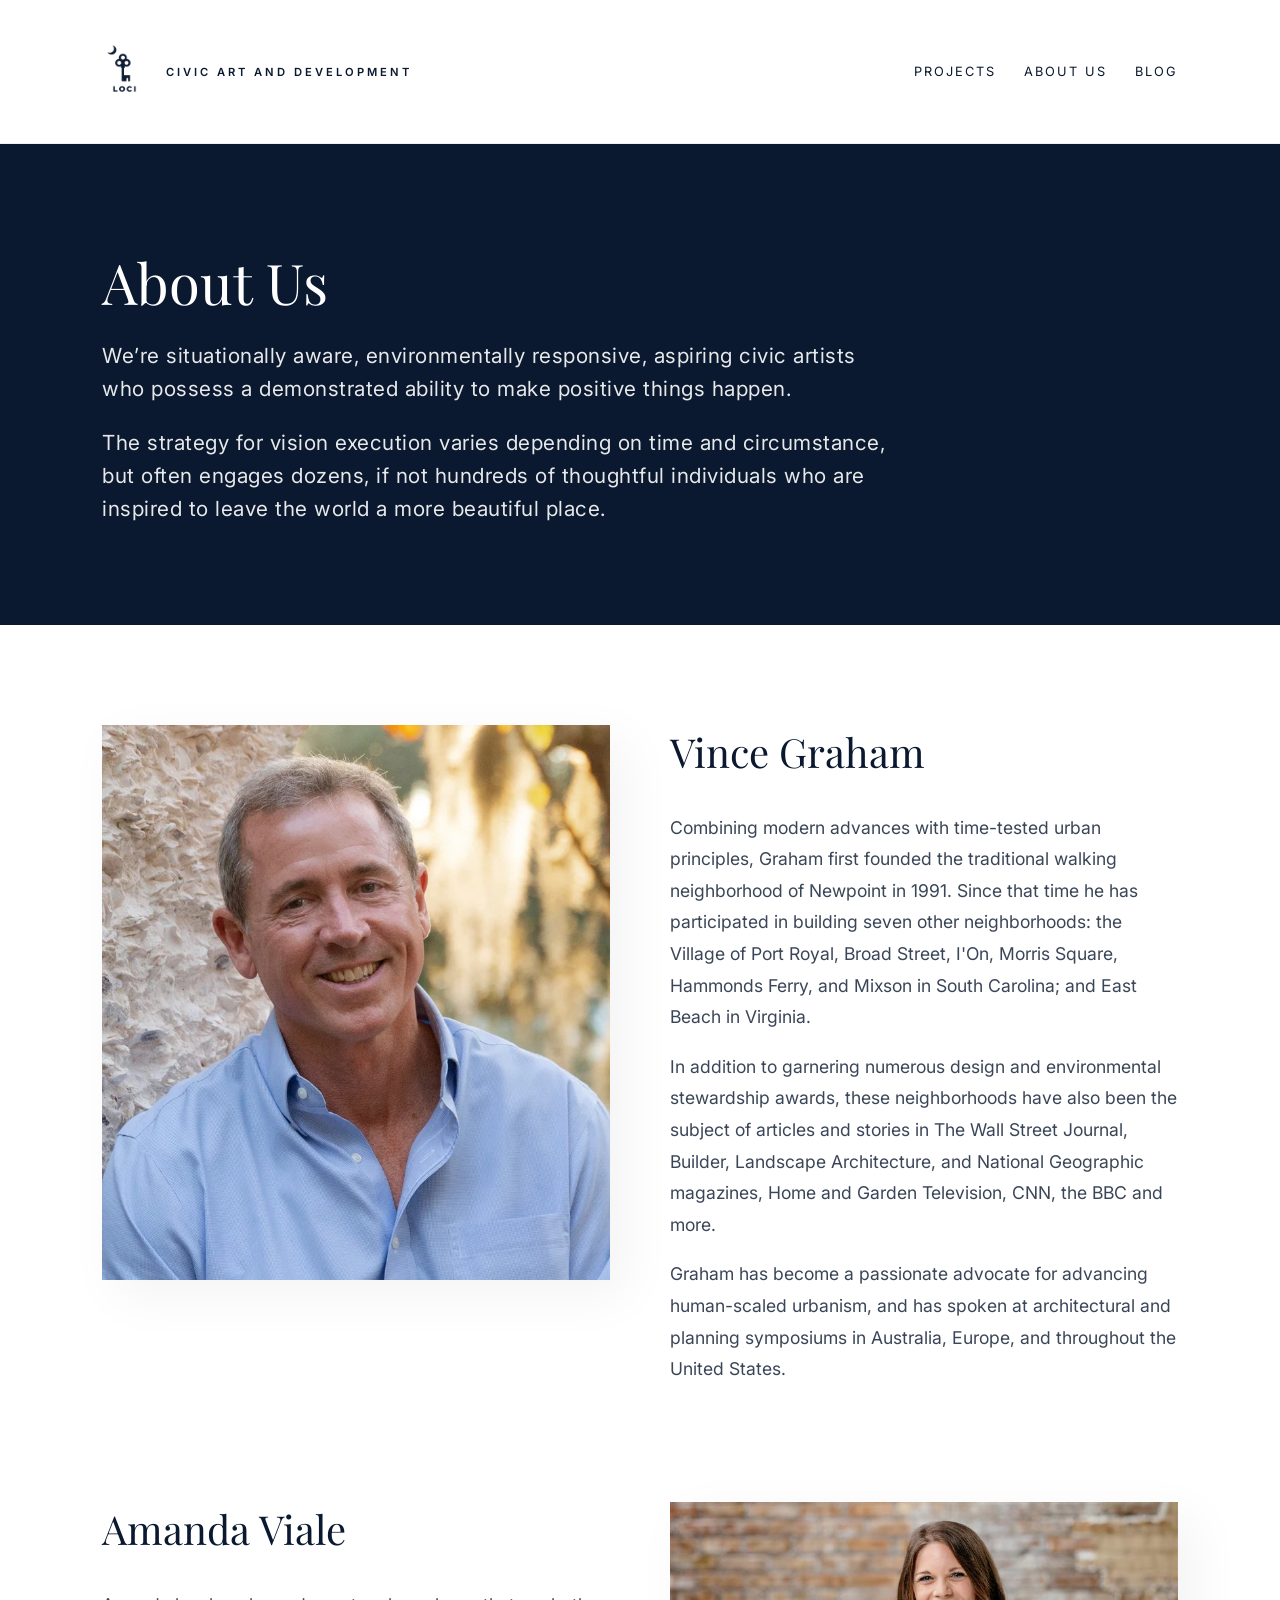
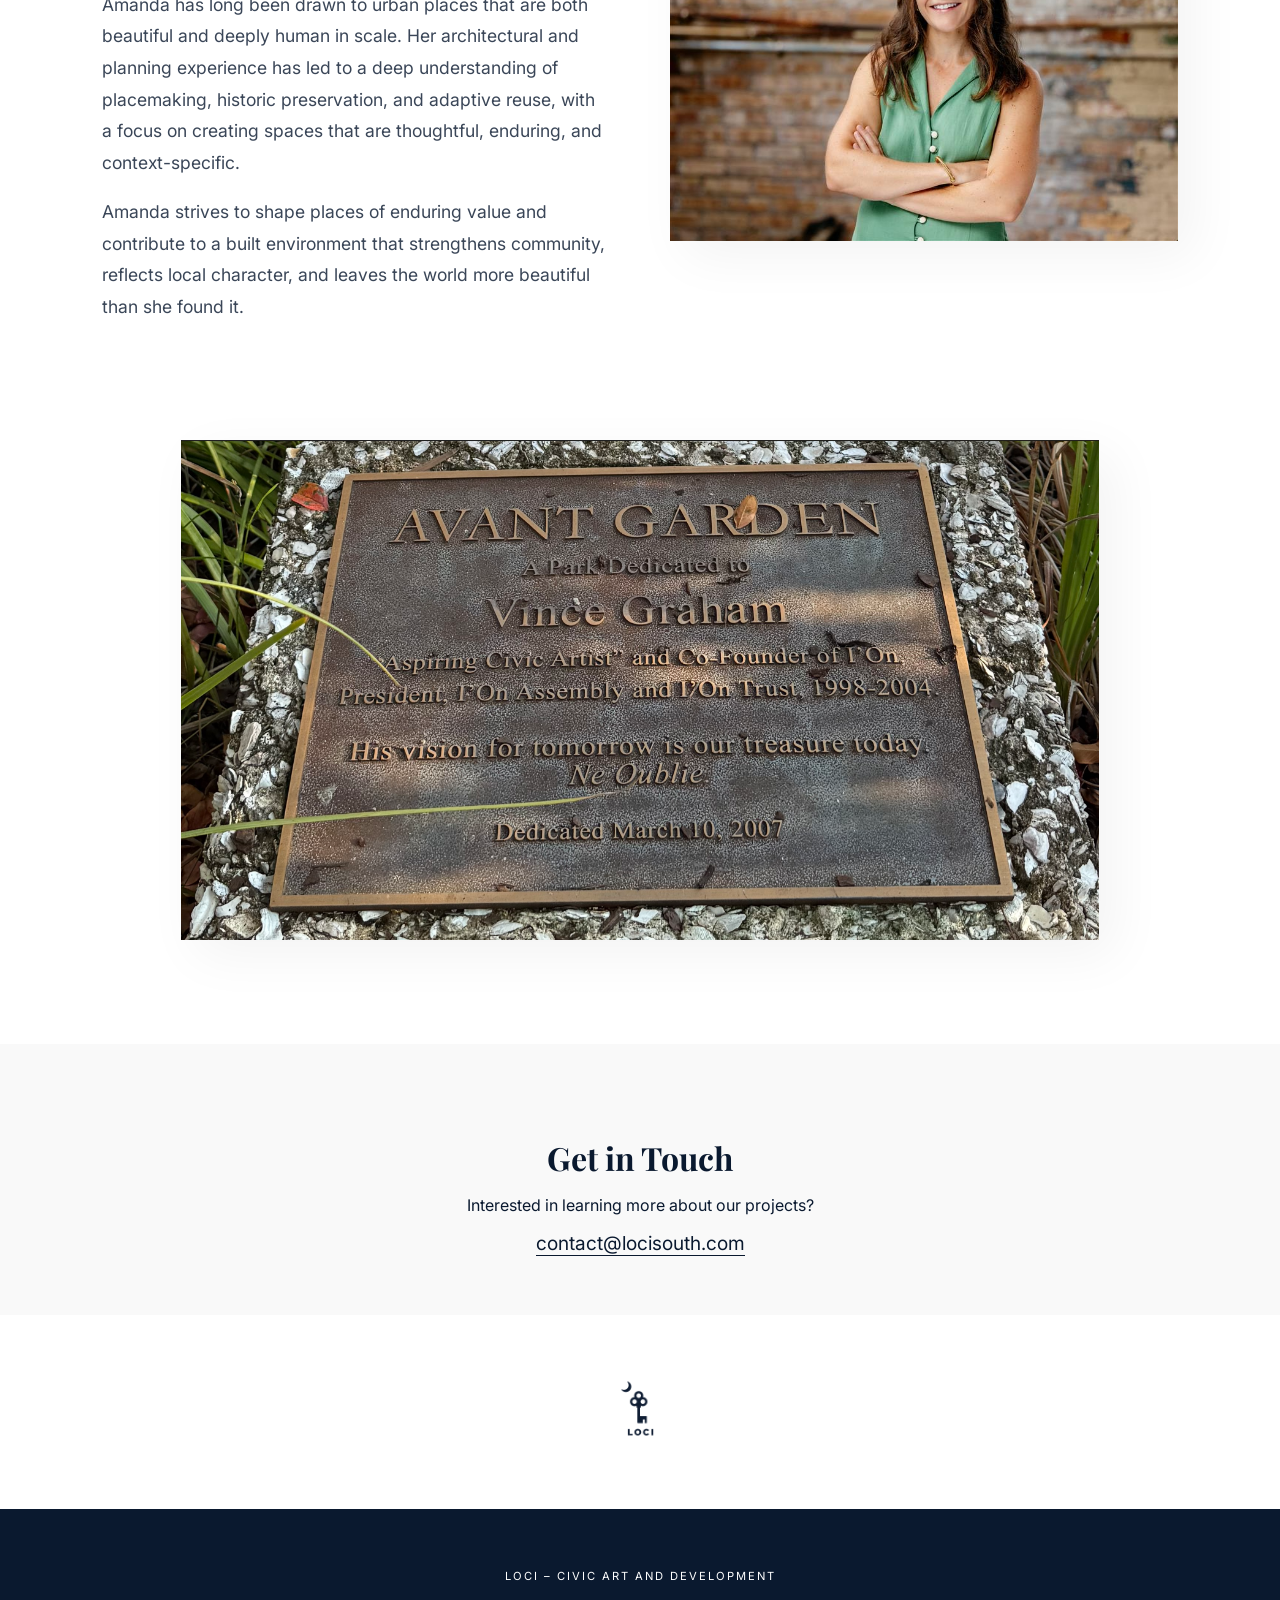
<file: about.html>
<!DOCTYPE html>
<html lang="en">
<head>
    <meta charset="UTF-8">
    <meta name="viewport" content="width=device-width, initial-scale=1.0">
    <title>About Us | Loci</title>
    <link href="https://fonts.googleapis.com/css2?family=Playfair+Display:wght@400;700&family=Inter:wght@300;400;600&display=swap" rel="stylesheet">
    <style>
        :root { --navy: #0a192f; --white: #ffffff; --gold: #c5a059; }
        body { margin: 0; font-family: 'Inter', sans-serif; color: var(--navy); overflow-x: hidden; }
        h1, h2, h3, .serif { font-family: 'Playfair Display', serif; }
        
        nav { padding: 40px 8%; display: flex; justify-content: space-between; border-bottom: 1px solid #eee; }
        .brand { font-size: 0.9rem; font-weight: 600; letter-spacing: 3px; text-transform: uppercase; text-decoration: none; color: var(--navy); }

        .page-header { 
            padding: 100px 8%; 
            text-align: left; 
            background: var(--navy); 
            color: var(--white);
        }
        .page-header h1 { font-size: 3.5rem; font-weight: 400; margin: 0 0 20px; }
        .page-header p { 
            max-width: 800px; 
            margin: 0; 
            font-size: 1.3rem; 
            line-height: 1.6; 
            opacity: 0.9; 
            letter-spacing: 0.5px;
        }

        .about-section { padding: 100px 8%; max-width: 1200px; margin: 0 auto; }
        
        .bio-block { display: grid; grid-template-columns: 1fr 1fr; gap: 60px; align-items: start; margin-bottom: 100px; }
        .bio-block.reverse { direction: rtl; }
        .bio-block.reverse > * { direction: ltr; }

        .bio-image img { width: 100%; height: auto; object-fit: cover; box-shadow: 15px 15px 50px rgba(0,0,0,0.05); }
        .bio-text h2 { font-size: 2.5rem; margin-top: 0; font-weight: 400; }
        .bio-text p { line-height: 1.8; opacity: 0.8; font-size: 1.1rem; }

        .contact-section { text-align: center; padding: 60px 8%; background: #f9f9f9; }
        .contact-section h3 { font-size: 2rem; margin-bottom: 10px; }
        .contact-section a { color: var(--navy); font-size: 1.2rem; text-decoration: none; border-bottom: 1px solid var(--navy); }

        footer { padding: 60px 8%; background: var(--navy); color: white; text-align: center; font-size: 0.7rem; letter-spacing: 2px; text-transform: uppercase; }
        
                @media (max-width: 900px) {
            nav { padding: 20px; flex-direction: column; gap: 20px; align-items: center; }
            nav > div:first-child { flex-direction: column; text-align: center; gap: 10px; }
            nav > div:first-child > div { margin-left: 0 !important; font-size: 0.6rem !important; }
            .page-header { padding: 60px 8%; }
            .bio-block { grid-template-columns: 1fr; gap: 40px; }
            .bio-block.reverse { direction: ltr; }
        }
    </style>
    <link rel="stylesheet" href="navigation.css">
    <link rel="icon" type="image/png" href="images/loci-logo-navy.png">
</head>
<body>
    <nav class="site-nav" aria-label="Main navigation">
        <div style="display: flex; align-items: center;">
            <a href="/" class="brand"><img src="images/loci-logo-navy.png" alt="Loci Logo" style="height: 60px;"></a>
            <div style="color: var(--navy); font-size: 0.7rem; letter-spacing: 3px; text-transform: uppercase; font-weight: 600; margin-left: 20px;">Civic Art and Development</div>
        </div>
        <div class="site-links">
            <a href="projects.html" style="color: var(--navy);">Projects</a>
            <a href="about.html" style="color: var(--navy); text-decoration: none; margin-right: 30px; font-size: 0.8rem; text-transform: uppercase; letter-spacing: 2px;">About Us</a>
            <a href="https://narrowgate.dev/" target="_blank" style="color: var(--navy); text-decoration: none; font-size: 0.8rem; text-transform: uppercase; letter-spacing: 2px;">Blog</a>
        </div>
    </nav>

    <header class="page-header">
        <h1>About Us</h1>
        <p style="margin-bottom: 20px;">We’re situationally aware, environmentally responsive, aspiring civic artists who possess a demonstrated ability to make positive things happen.</p>
        <p>The strategy for vision execution varies depending on time and circumstance, but often engages dozens, if not hundreds of thoughtful individuals who are inspired to leave the world a more beautiful place.</p>
    </header>

    <section class="about-section">
        <!-- Vince Bio Placeholder -->
        <div class="bio-block">
            <div class="bio-image">
                <img src="images/vince-bio.webp" alt="Vince Graham">
            </div>
            <div class="bio-text">
                <h2>Vince Graham</h2>
                <p>Combining modern advances with time-tested urban principles, Graham first founded the traditional walking neighborhood of Newpoint in 1991. Since that time he has participated in building seven other neighborhoods: the Village of Port Royal, Broad Street, I'On, Morris Square, Hammonds Ferry, and Mixson in South Carolina; and East Beach in Virginia.</p>
                <p>In addition to garnering numerous design and environmental stewardship awards, these neighborhoods have also been the subject of articles and stories in The Wall Street Journal, Builder, Landscape Architecture, and National Geographic magazines, Home and Garden Television, CNN, the BBC and more.</p>
                <p>Graham has become a passionate advocate for advancing human-scaled urbanism, and has spoken at architectural and planning symposiums in Australia, Europe, and throughout the United States.</p>
            </div>
        </div>

        <!-- Amanda Bio Placeholder -->
        <div class="bio-block reverse">
            <div class="bio-image">
                <img src="images/amanda.jpg" alt="Amanda Viale">
            </div>
            <div class="bio-text">
                <h2>Amanda Viale</h2>
                <p>Amanda has long been drawn to urban places that are both beautiful and deeply human in scale. Her architectural and planning experience has led to a deep understanding of placemaking, historic preservation, and adaptive reuse, with a focus on creating spaces that are thoughtful, enduring, and context-specific.</p>
                <p>Amanda strives to shape places of enduring value and contribute to a built environment that strengthens community, reflects local character, and leaves the world more beautiful than she found it.</p>
            </div>
        </div>

        <div style="text-align: center; margin-top: 60px;">
            <img src="images/garden.png" alt="Avant Garden Plaque - Dedicated to Vince Graham" style="max-width: 100%; max-height: 500px; object-fit: contain; box-shadow: 15px 15px 50px rgba(0,0,0,0.05);">
        </div>
    </section>

    <section class="contact-section">
        <h3>Get in Touch</h3>
        <p>Interested in learning more about our projects?</p>
        <a href="mailto:contact@locisouth.com">contact@locisouth.com</a>
    </section>

    <div style="text-align: center; padding: 60px 0; background: #fff;">
        <img src="images/loci-logo-navy.png" alt="Loci Logo" style="height: 70px;">
    </div>

    <footer>Loci – Civic Art and Development</footer>
</body>
</html>
</file>
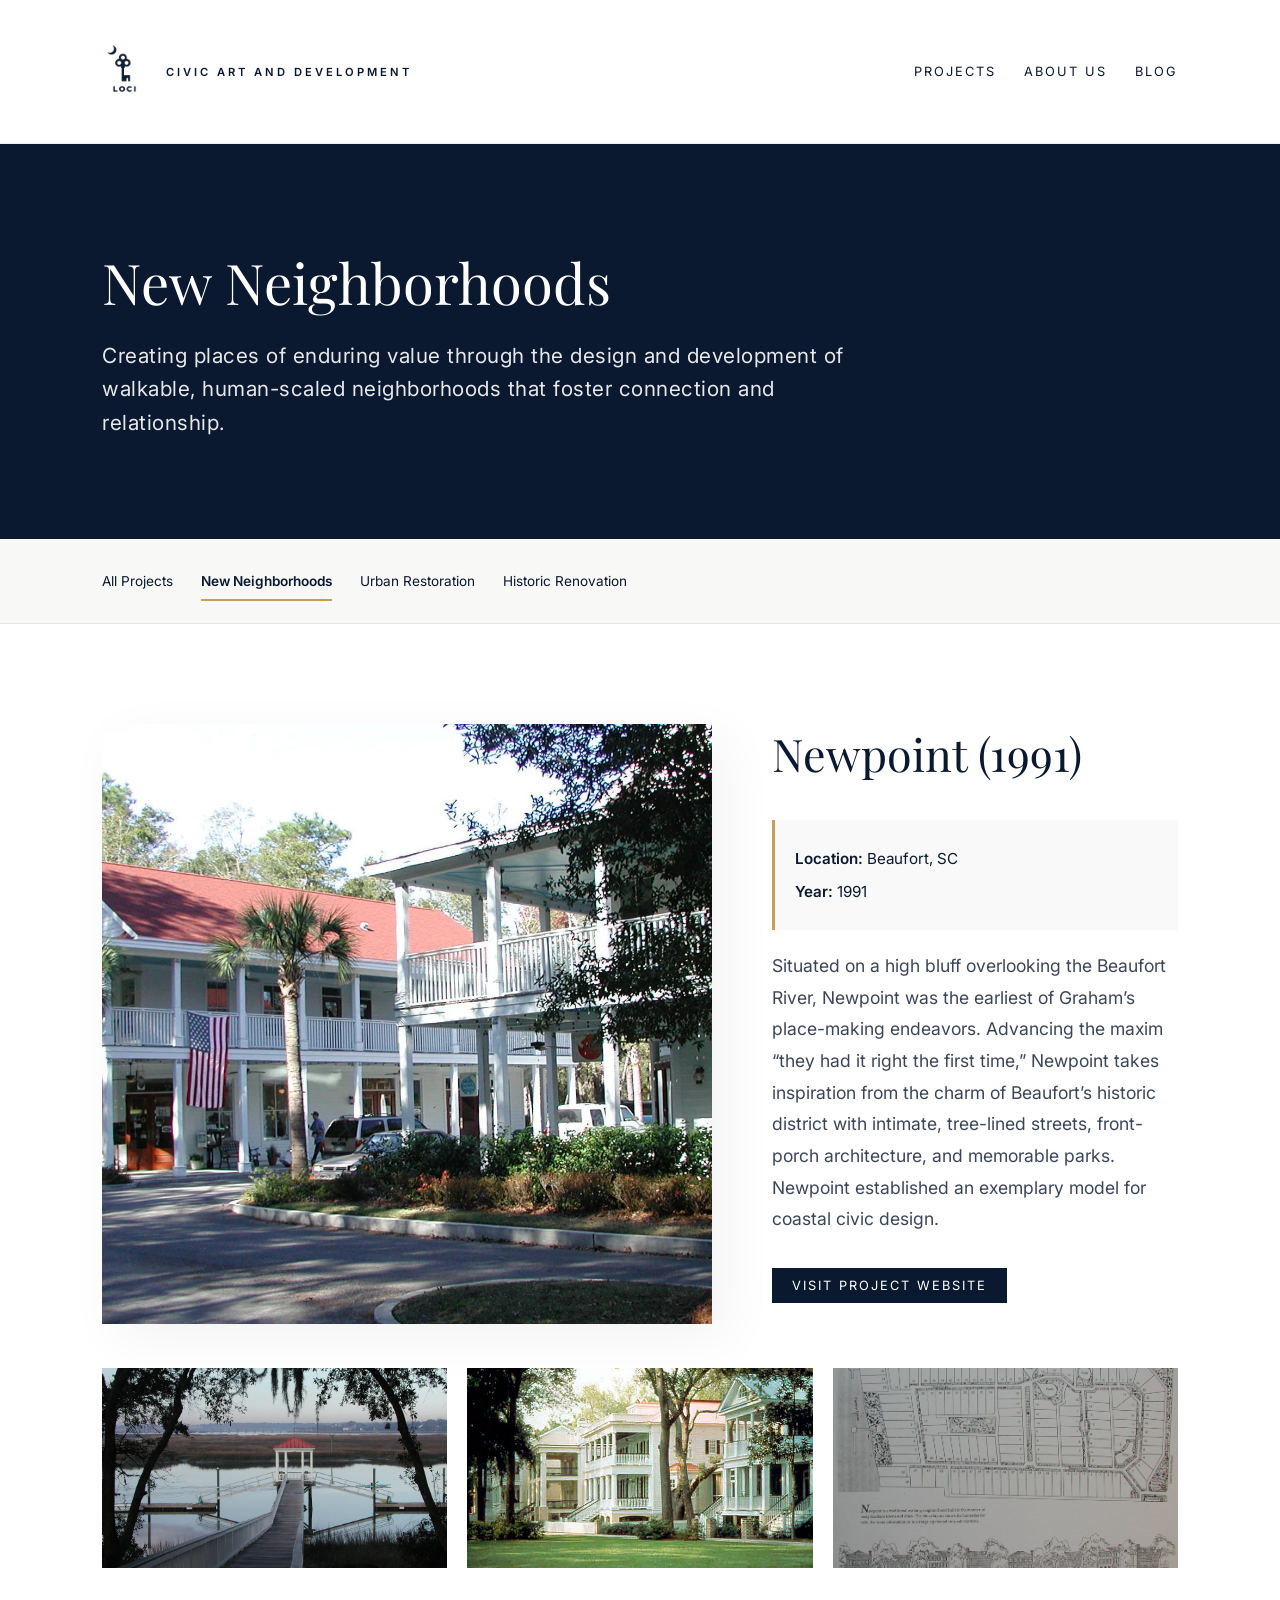
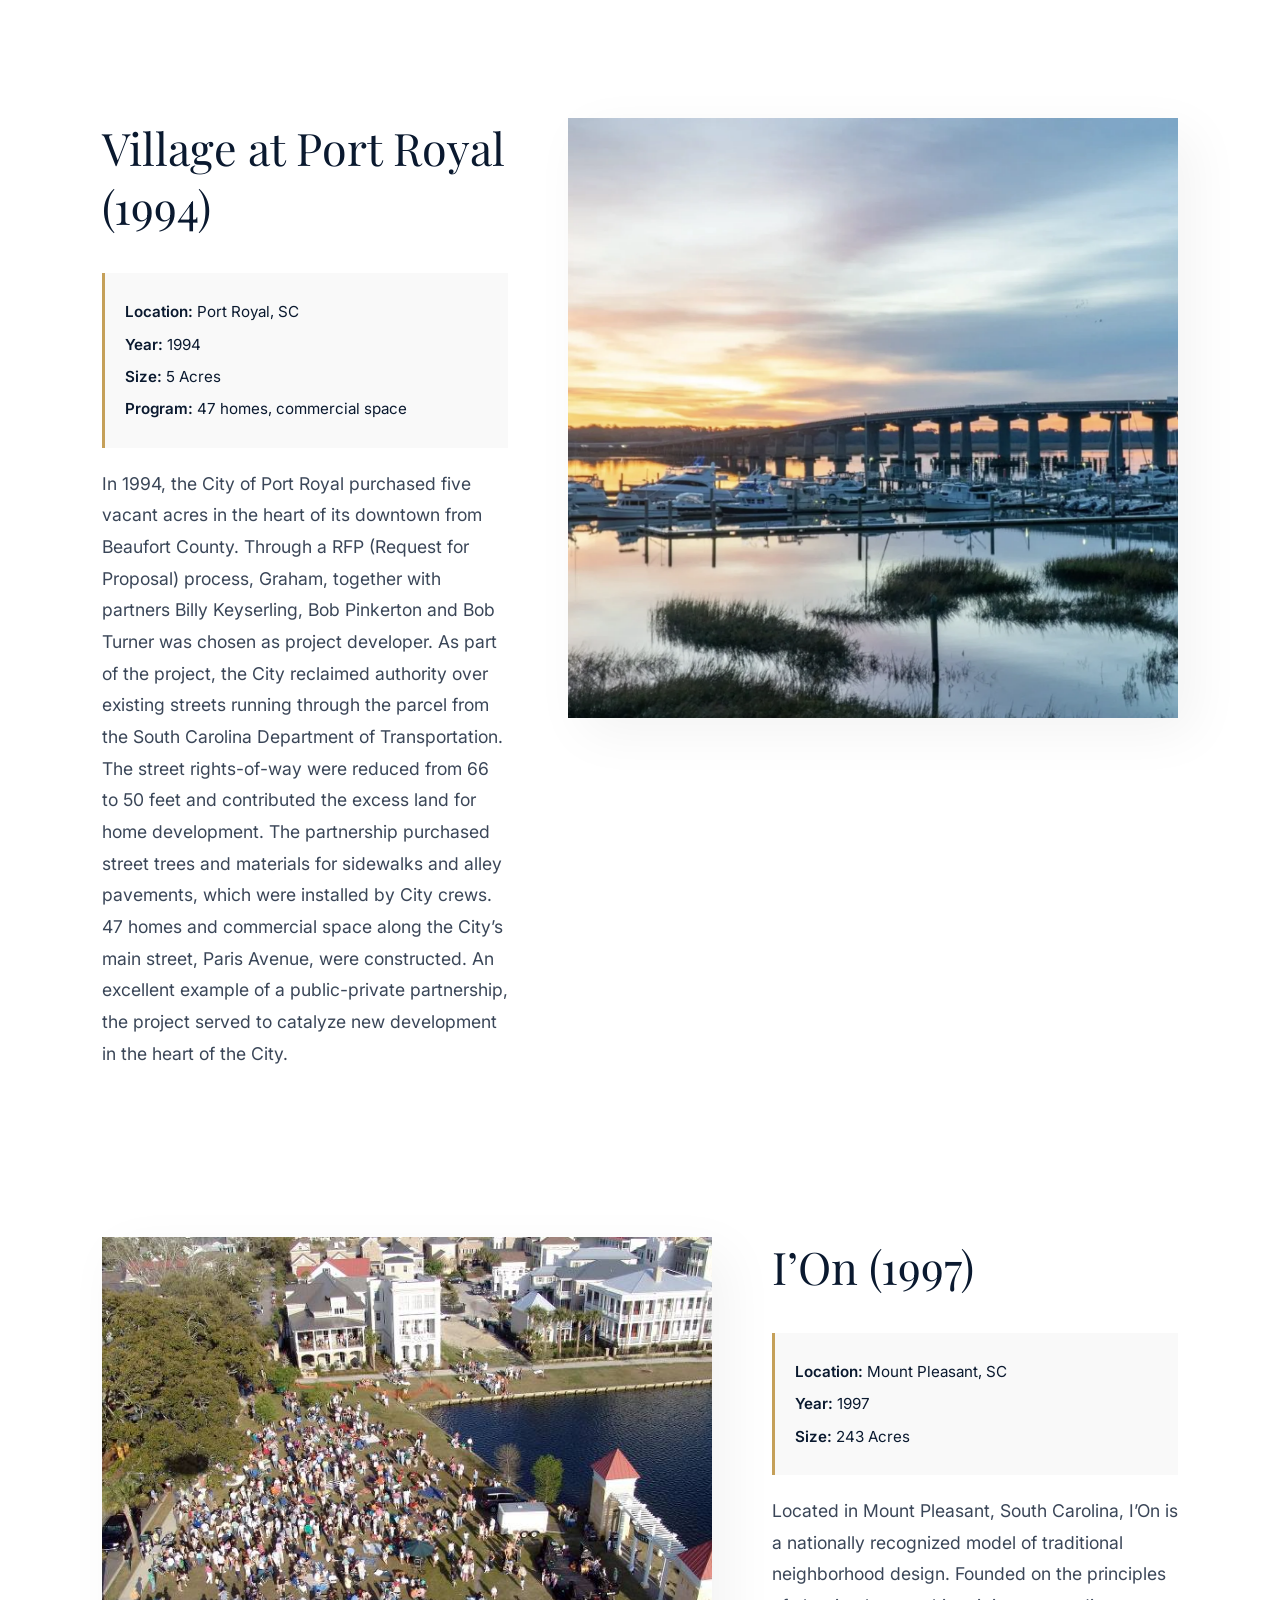
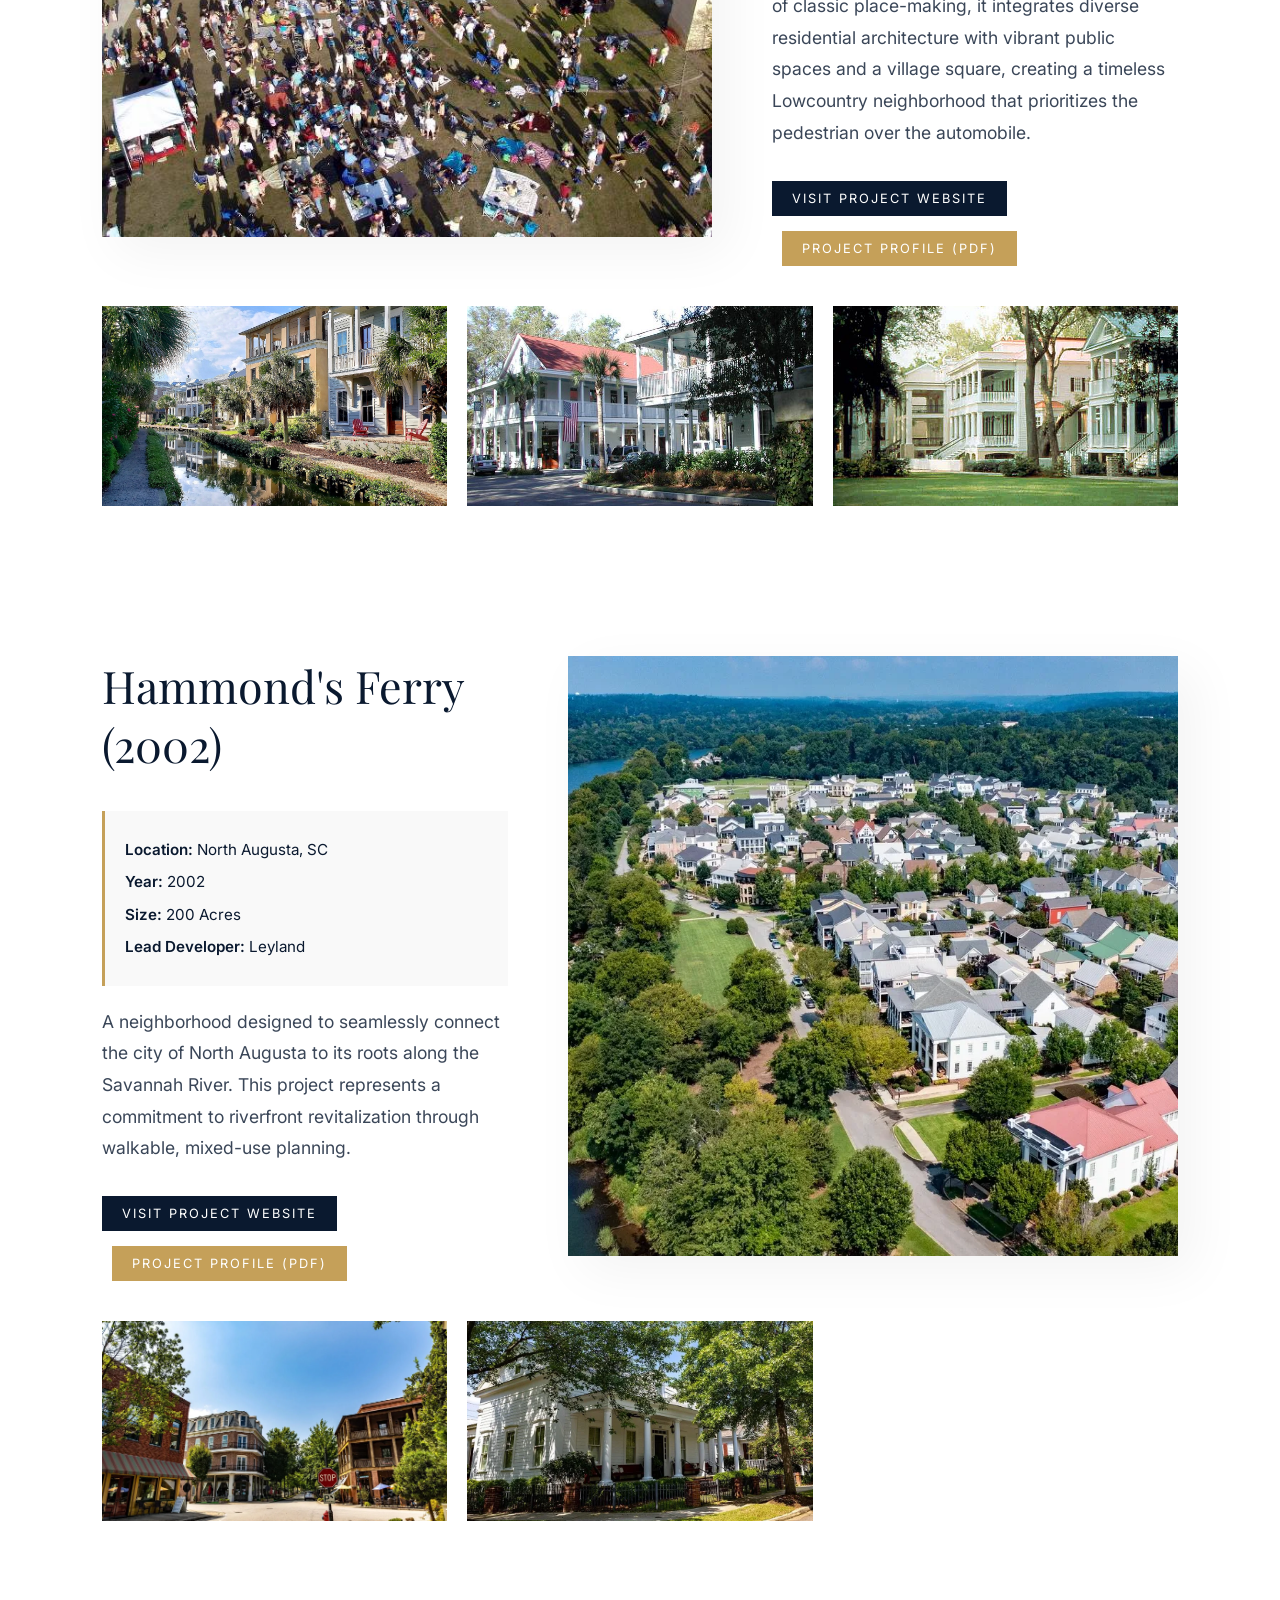
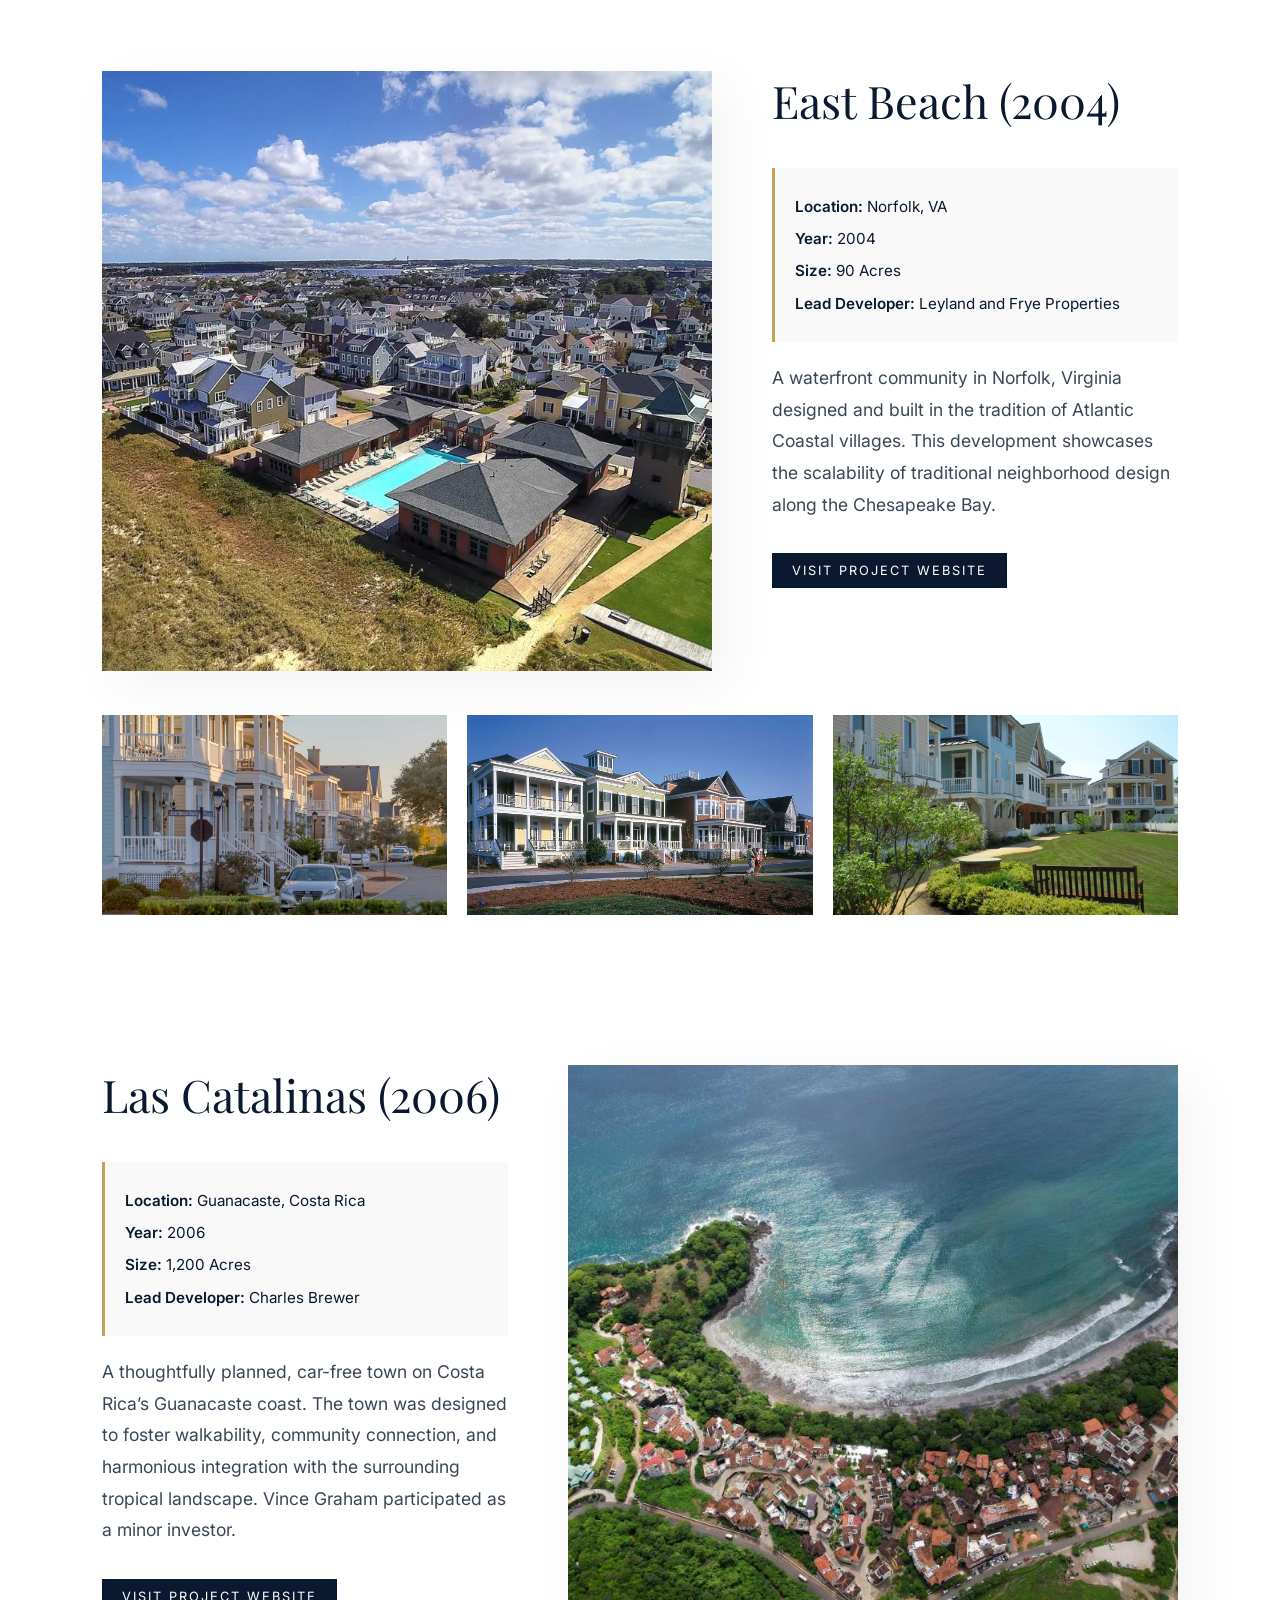
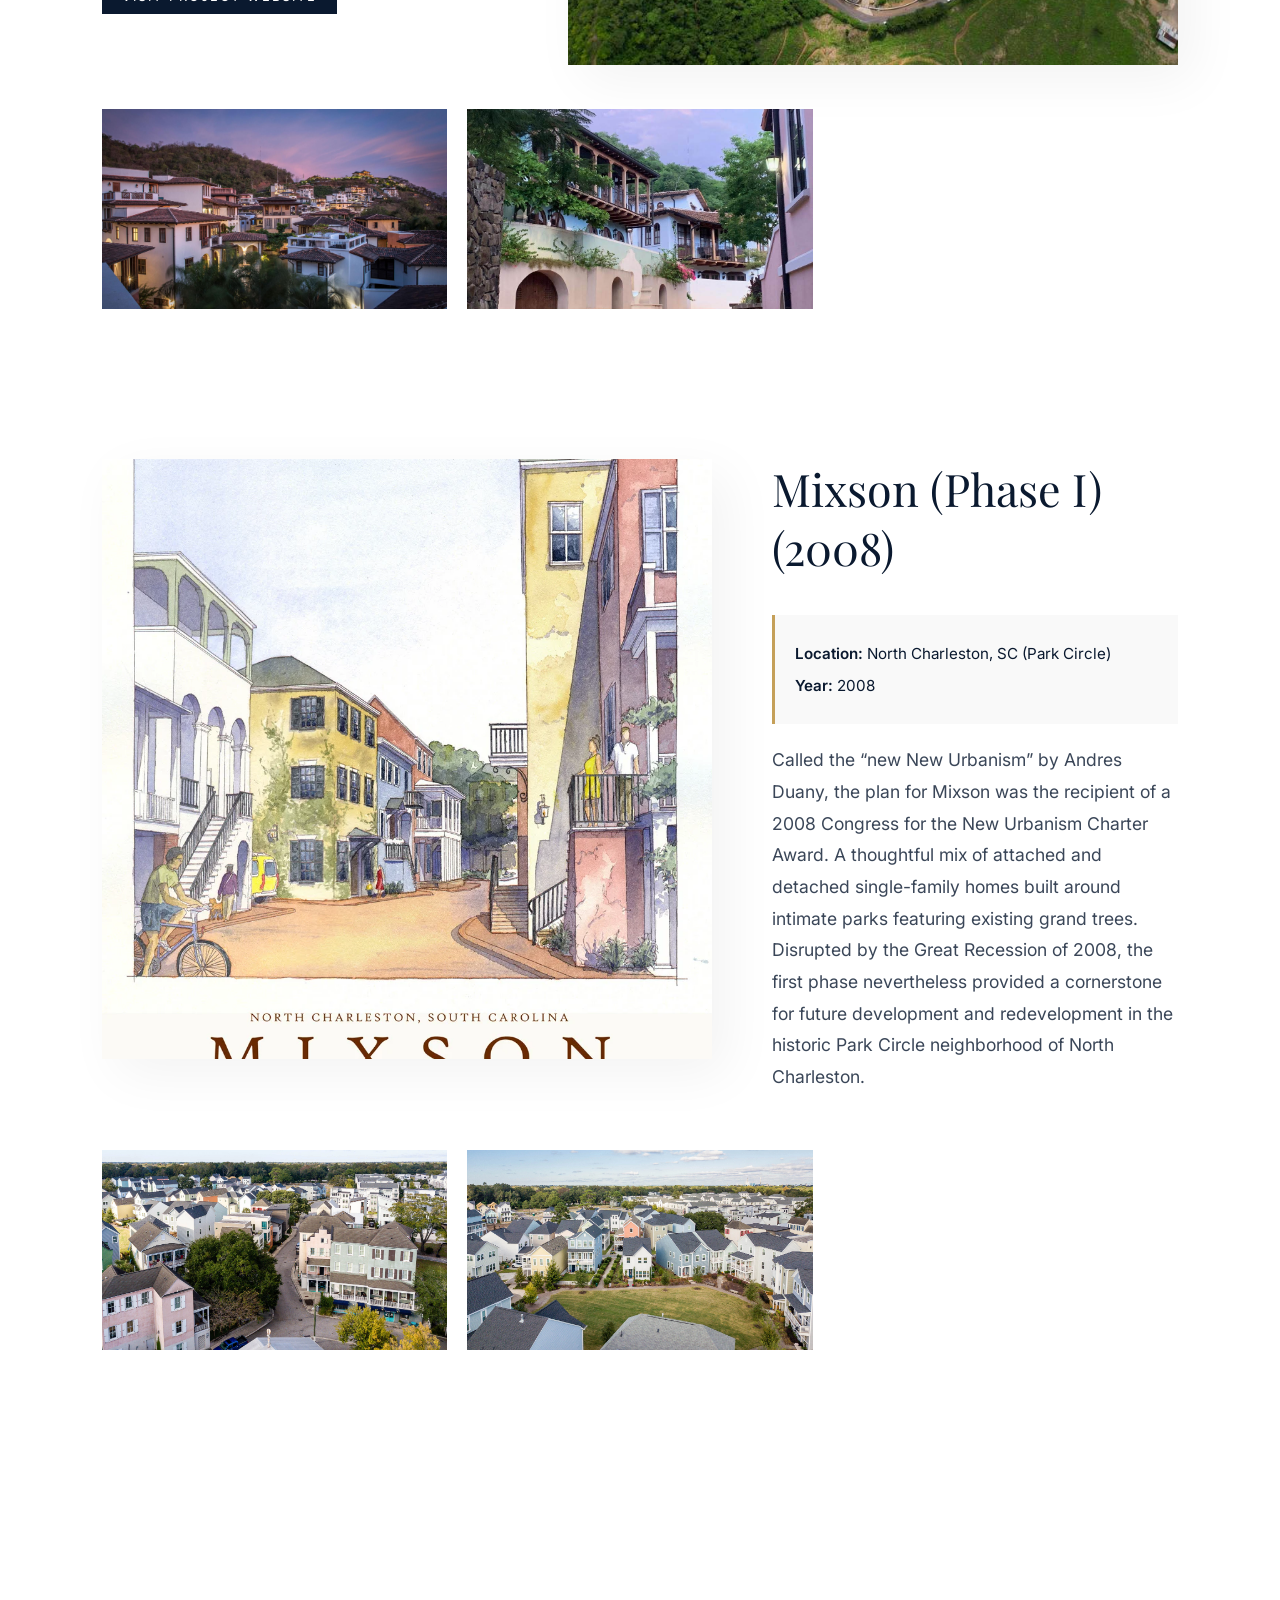
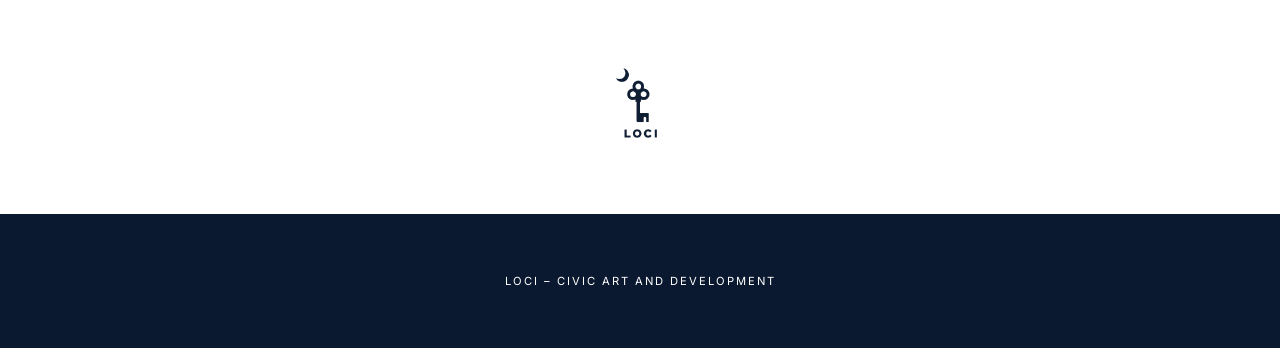
<file: neighborhoods.html>
<!DOCTYPE html>
<html lang="en">
<head>
    <meta charset="UTF-8">
    <meta name="viewport" content="width=device-width, initial-scale=1.0">
    <title>New Neighborhoods | Loci</title>
    <link href="https://fonts.googleapis.com/css2?family=Playfair+Display:wght@400;700&family=Inter:wght@300;400;600&display=swap" rel="stylesheet">
    <style>
        :root { --navy: #0a192f; --white: #ffffff; --gold: #c5a059; }
        body { margin: 0; font-family: 'Inter', sans-serif; color: var(--navy); overflow-x: hidden; }
        h1, h2, h3, .serif { font-family: 'Playfair Display', serif; }
        
        nav { padding: 40px 8%; display: flex; justify-content: space-between; border-bottom: 1px solid #eee; }
        .brand { font-size: 0.9rem; font-weight: 600; letter-spacing: 3px; text-transform: uppercase; text-decoration: none; color: var(--navy); }

        .page-header { 
            padding: 100px 8%; 
            text-align: left; 
            background: var(--navy); 
            color: var(--white);
        }
        .page-header h1 { font-size: 3.5rem; font-weight: 400; margin: 0 0 20px; }
        .page-header p { 
            max-width: 800px; 
            margin: 0; 
            font-size: 1.3rem; 
            line-height: 1.6; 
            opacity: 0.9; 
            letter-spacing: 0.5px;
        }

        .project-section { padding: 100px 8%; }
        .project-item { margin-bottom: 150px; }
        
        .project-main { display: grid; grid-template-columns: 1.2fr 0.8fr; gap: 60px; align-items: start; margin-bottom: 40px; }
        .project-item:nth-child(even) .project-main { grid-template-columns: 0.8fr 1.2fr; }
        .project-item:nth-child(even) .featured-image { order: 2; }
        .project-item:nth-child(even) .project-text { order: 1; }

        .featured-image img { width: 100%; height: 600px; object-fit: cover; box-shadow: 15px 15px 50px rgba(0,0,0,0.05); }
        .project-text h2 { font-size: 2.8rem; margin-top: 0; font-weight: 400; }
        .project-text p { line-height: 1.8; opacity: 0.8; font-size: 1.1rem; }

        .project-details-box {
            background: #f9f9f9;
            border-left: 3px solid var(--gold);
            padding: 20px;
            margin-bottom: 20px;
            font-size: 0.95rem;
            line-height: 1.6;
        }
        .project-details-box p {
            margin: 5px 0;
            font-size: 0.95rem !important;
            opacity: 1 !important;
        }
        .project-details-box strong {
            color: var(--navy);
            font-weight: 600;
        }
        .project-link {
            display: inline-block;
            margin-top: 15px;
            padding: 10px 20px;
            background: var(--navy);
            color: white;
            text-decoration: none;
            font-size: 0.8rem;
            letter-spacing: 2px;
            text-transform: uppercase;
            transition: background 0.3s;
        }
        .project-link:hover {
            background: var(--gold);
        }

        .gallery-strip { display: grid; grid-template-columns: repeat(3, 1fr); gap: 20px; margin-top: 20px; }
        .gallery-strip img { width: 100%; height: 200px; object-fit: cover; }
        
        footer { padding: 60px 8%; background: var(--navy); color: white; text-align: center; font-size: 0.7rem; letter-spacing: 2px; text-transform: uppercase; }
        
                @media (max-width: 900px) {
            nav { padding: 20px; flex-direction: column; gap: 20px; align-items: center; }
            nav > div:first-child { flex-direction: column; text-align: center; gap: 10px; }
            nav > div:first-child > div { margin-left: 0 !important; font-size: 0.6rem !important; }
            .page-header { padding: 60px 8%; }
            .page-header h1 { font-size: 2.5rem; }
            .project-main { grid-template-columns: 1fr; gap: 30px; }
            .featured-image img { height: 350px; }
            .gallery-strip { grid-template-columns: 1fr 1fr; }
        }
    </style>
    <link rel="stylesheet" href="navigation.css">
    <link rel="icon" type="image/png" href="images/loci-logo-navy.png">
</head>
<body>
    <nav class="site-nav" aria-label="Main navigation">
        <div style="display: flex; align-items: center;">
            <a href="/" class="brand"><img src="images/loci-logo-navy.png" alt="Loci Logo" style="height: 60px;"></a>
            <div style="color: var(--navy); font-size: 0.7rem; letter-spacing: 3px; text-transform: uppercase; font-weight: 600; margin-left: 20px;">Civic Art and Development</div>
        </div>
        <div class="site-links">
            <a href="projects.html" style="color: var(--navy);">Projects</a>
            <a href="about.html" style="color: var(--navy); text-decoration: none; margin-right: 30px; font-size: 0.8rem; text-transform: uppercase; letter-spacing: 2px;">About Us</a>
            <a href="https://narrowgate.dev/" target="_blank" style="color: var(--navy); text-decoration: none; font-size: 0.8rem; text-transform: uppercase; letter-spacing: 2px;">Blog</a>
        </div>
    </nav>

    <header class="page-header">
        <h1>New Neighborhoods</h1>
        <p>Creating places of enduring value through the design and development of walkable, human-scaled neighborhoods that foster connection and relationship.</p>
    </header>

    <div class="project-categories" role="navigation" aria-label="Project categories">
        <a href="projects.html">All Projects</a>
        <a href="neighborhoods.html" aria-current="page">New Neighborhoods</a>
        <a href="renovation.html">Urban Restoration</a>
        <a href="reuse.html">Historic Renovation</a>
    </div>

    <section class="project-section">
        <div class="project-item">
            <div class="project-main">
                <div class="featured-image"><img src="images/newpoint_main.webp" alt="Newpoint Beaufort"></div>
                <div class="project-text">
                    <h2><a href="https://www.newpointsc.com/" target="_blank" style="color: inherit; text-decoration: none;">Newpoint (1991)</a></h2>
                    <div class="project-details-box">
                        <p><strong>Location:</strong> Beaufort, SC</p>
                        <p><strong>Year:</strong> 1991</p>
                    </div>
                    <p>Situated on a high bluff overlooking the Beaufort River, Newpoint was the earliest of Graham’s place-making endeavors. Advancing the maxim “they had it right the first time,” Newpoint takes inspiration from the charm of Beaufort’s historic district with intimate, tree-lined streets, front-porch architecture, and memorable parks. Newpoint established an exemplary model for coastal civic design.</p>
                    <a href="https://www.newpointsc.com/" target="_blank" class="project-link">Visit Project Website</a>
                </div>
            </div>
            <div class="gallery-strip">
                <img src="images/newpoint1.webp" alt="Newpoint Detail 1">
                <img src="images/newpoint2.jpg" alt="Newpoint Detail 2">
                <img src="images/newpoint3.webp" alt="Newpoint Detail 3">
            </div>
        </div>

        <div class="project-item">
            <div class="project-main">
                <div class="featured-image"><img src="images/port_royal.webp" alt="Village at Port Royal"></div>
                <div class="project-text">
                    <h2>Village at Port Royal (1994)</h2>
                    <div class="project-details-box">
                        <p><strong>Location:</strong> Port Royal, SC</p>
                        <p><strong>Year:</strong> 1994</p>
                        <p><strong>Size:</strong> 5 Acres</p>
                        <p><strong>Program:</strong> 47 homes, commercial space</p>
                    </div>
                    <p>In 1994, the City of Port Royal purchased five vacant acres in the heart of its downtown from Beaufort County. Through a RFP (Request for Proposal) process, Graham, together with partners Billy Keyserling, Bob Pinkerton and Bob Turner was chosen as project developer. As part of the project, the City reclaimed authority over existing streets running through the parcel from the South Carolina Department of Transportation. The street rights-of-way were reduced from 66 to 50 feet and contributed the excess land for home development. The partnership purchased street trees and materials for sidewalks and alley pavements, which were installed by City crews. 47 homes and commercial space along the City’s main street, Paris Avenue, were constructed. An excellent example of a public-private partnership, the project served to catalyze new development in the heart of the City.</p>
                </div>
            </div>
        </div>

        <div class="project-item">
            <div class="project-main">
                <div class="featured-image"><img src="images/ion1.jpg" alt="I'On Neighborhood"></div>
                <div class="project-text">
                    <h2><a href="https://ioncommunity.com/" target="_blank" style="color: inherit; text-decoration: none;">I’On (1997)</a></h2>
                    <div class="project-details-box">
                        <p><strong>Location:</strong> Mount Pleasant, SC</p>
                        <p><strong>Year:</strong> 1997</p>
                        <p><strong>Size:</strong> 243 Acres</p>
                    </div>
                    <p>Located in Mount Pleasant, South Carolina, I’On is a nationally recognized model of traditional neighborhood design. Founded on the principles of classic place-making, it integrates diverse residential architecture with vibrant public spaces and a village square, creating a timeless Lowcountry neighborhood that prioritizes the pedestrian over the automobile.</p>
                    <a href="https://ioncommunity.com/" target="_blank" class="project-link">Visit Project Website</a>
                    <a href="documents/I'On_sm.pdf" target="_blank" class="project-link" style="margin-left: 10px; background: var(--gold);">Project Profile (PDF)</a>
                </div>
            </div>
            <div class="gallery-strip">
                <img src="images/ion2.jpg" alt="I'On Detail 1">
                <img src="images/ion3.jpg" alt="I'On Detail 2">
                <img src="images/ion4.jpg" alt="I'On Detail 3">
            </div>
        </div>

        <div class="project-item">
            <div class="project-main">
                <div class="featured-image"><img src="images/hammondhero.webp" alt="Hammond's Ferry"></div>
                <div class="project-text">
                    <h2><a href="https://hammondsferry.com/" target="_blank" style="color: inherit; text-decoration: none;">Hammond's Ferry (2002)</a></h2>
                    <div class="project-details-box">
                        <p><strong>Location:</strong> North Augusta, SC</p>
                        <p><strong>Year:</strong> 2002</p>
                        <p><strong>Size:</strong> 200 Acres</p>
                        <p><strong>Lead Developer:</strong> Leyland</p>
                    </div>
                    <p>A neighborhood designed to seamlessly connect the city of North Augusta to its roots along the Savannah River. This project represents a commitment to riverfront revitalization through walkable, mixed-use planning.</p>
                    <a href="https://hammondsferry.com/" target="_blank" class="project-link">Visit Project Website</a>
                    <a href="documents/Hammond's+Ferry_+low+res.pdf" target="_blank" class="project-link" style="margin-left: 10px; background: var(--gold);">Project Profile (PDF)</a>
                </div>
            </div>
            <div class="gallery-strip">
                <img src="images/hammond1.webp" alt="Hammond's Ferry Detail 1">
                <img src="images/hammond2.webp" alt="Hammond's Ferry Detail 2">
            </div>
        </div>

        <div class="project-item">
            <div class="project-main">
                <div class="featured-image"><img src="images/easthero.webp" alt="East Beach Norfolk"></div>
                <div class="project-text">
                    <h2><a href="https://eastbeachnorfolk.com/" target="_blank" style="color: inherit; text-decoration: none;">East Beach (2004)</a></h2>
                    <div class="project-details-box">
                        <p><strong>Location:</strong> Norfolk, VA</p>
                        <p><strong>Year:</strong> 2004</p>
                        <p><strong>Size:</strong> 90 Acres</p>
                        <p><strong>Lead Developer:</strong> Leyland and Frye Properties</p>
                    </div>
                    <p>A waterfront community in Norfolk, Virginia designed and built in the tradition of Atlantic Coastal villages. This development showcases the scalability of traditional neighborhood design along the Chesapeake Bay.</p>
                    <a href="https://eastbeachnorfolk.com/" target="_blank" class="project-link">Visit Project Website</a>
                </div>
            </div>
            <div class="gallery-strip">
                <img src="images/east1.webp" alt="East Beach Detail 1">
                <img src="images/east2.webp" alt="East Beach Detail 2">
                <img src="images/east3.webp" alt="East Beach Detail 3">
            </div>
        </div>

        <div class="project-item">
            <div class="project-main">
                <div class="featured-image"><img src="images/lashero.jpg" alt="Las Catalinas Costa Rica"></div>
                <div class="project-text">
                    <h2><a href="https://www.lascatalinascr.com/" target="_blank" style="color: inherit; text-decoration: none;">Las Catalinas (2006)</a></h2>
                    <div class="project-details-box">
                        <p><strong>Location:</strong> Guanacaste, Costa Rica</p>
                        <p><strong>Year:</strong> 2006</p>
                        <p><strong>Size:</strong> 1,200 Acres</p>
                        <p><strong>Lead Developer:</strong> Charles Brewer</p>
                    </div>
                    <p>A thoughtfully planned, car-free town on Costa Rica’s Guanacaste coast. The town was designed to foster walkability, community connection, and harmonious integration with the surrounding tropical landscape. Vince Graham participated as a minor investor.</p>
                    <a href="https://www.lascatalinascr.com/" target="_blank" class="project-link">Visit Project Website</a>
                </div>
            </div>
            <div class="gallery-strip">
                <img src="images/las1.jpg" alt="Las Catalinas Detail 1">
                <img src="images/las2.jpg" alt="Las Catalinas Detail 2">
            </div>
        </div>

        <div class="project-item">
            <div class="project-main">
                <div class="featured-image"><img src="images/mixon_2.webp" alt="Mixson Phase I"></div>
                <div class="project-text">
                    <h2>Mixson (Phase I) (2008)</h2>
                    <div class="project-details-box">
                        <p><strong>Location:</strong> North Charleston, SC (Park Circle)</p>
                        <p><strong>Year:</strong> 2008</p>
                    </div>
                    <p>Called the “new New Urbanism” by Andres Duany, the plan for Mixson was the recipient of a 2008 Congress for the New Urbanism Charter Award. A thoughtful mix of attached and detached single-family homes built around intimate parks featuring existing grand trees. Disrupted by the Great Recession of 2008, the first phase nevertheless provided a cornerstone for future development and redevelopment in the historic Park Circle neighborhood of North Charleston.</p>
                </div>
            </div>
            <div class="gallery-strip">
                <img src="images/mixon_1.webp" alt="Mixson Detail 1">
                <img src="images/mixon_3.webp" alt="Mixson Detail 2">
            </div>
        </div>
    </section>

    <div style="text-align: center; padding: 60px 0; background: #fff;">
        <img src="images/loci-logo-navy.png" alt="Loci Logo" style="height: 90px;">
    </div>

    <footer>Loci – Civic Art and Development</footer>
</body>
</html>
</file>
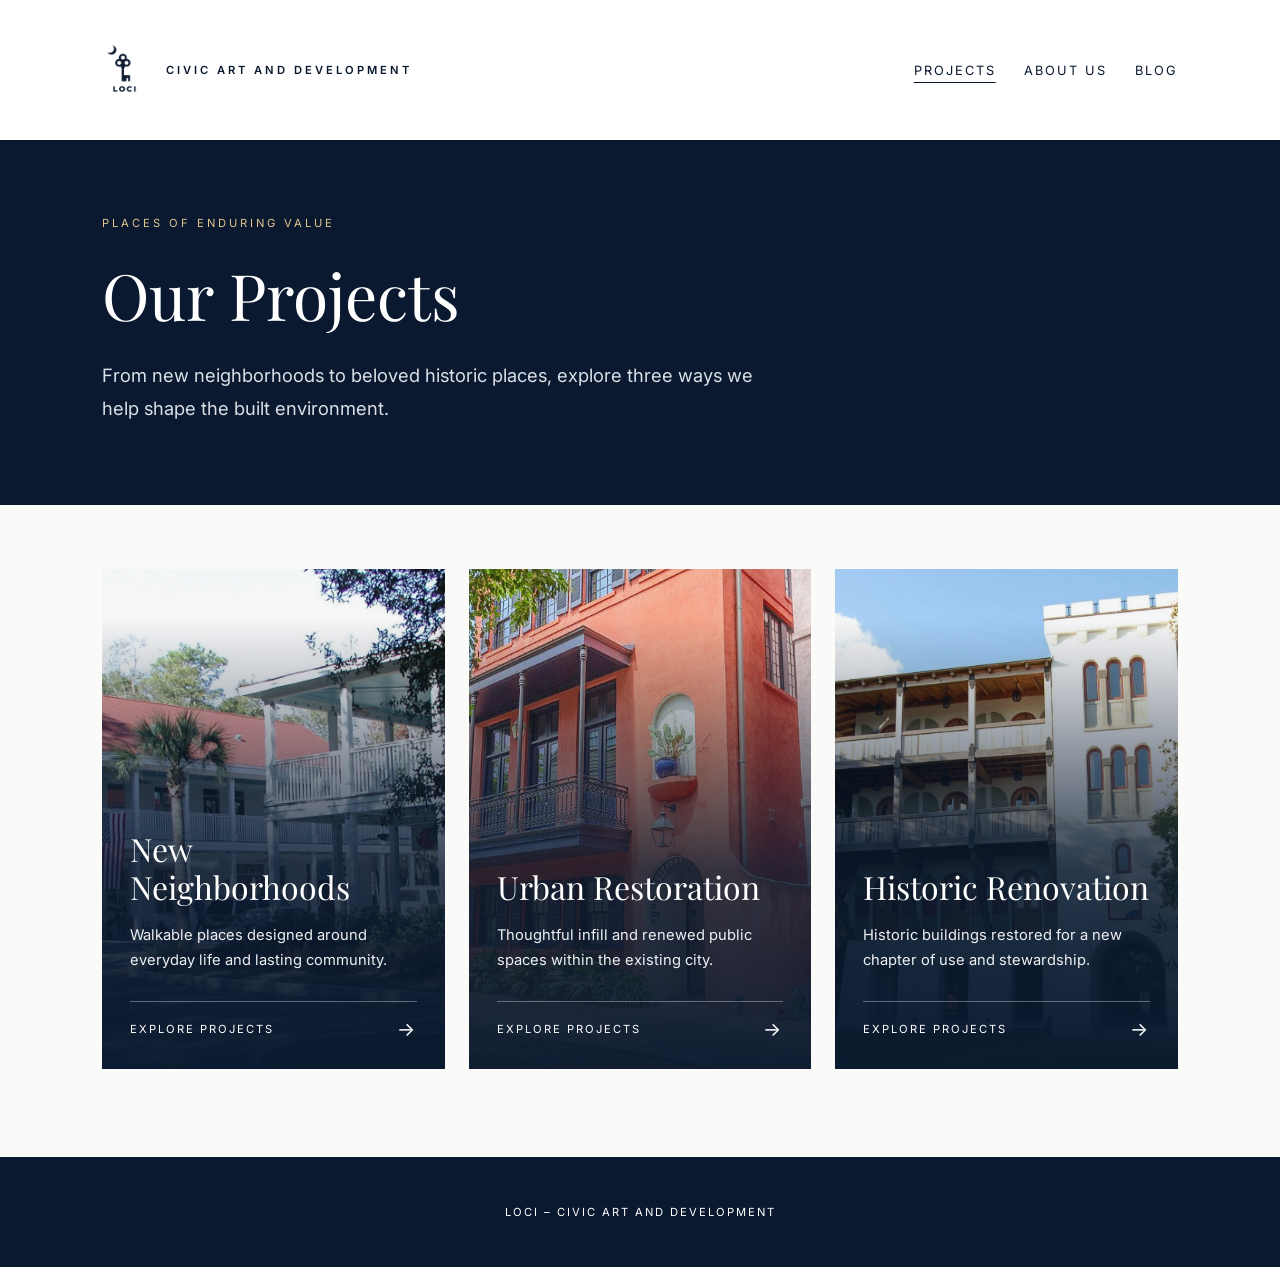
<file: projects.html>
<!DOCTYPE html>
<html lang="en">
<head>
    <meta charset="UTF-8">
    <meta name="viewport" content="width=device-width, initial-scale=1.0">
    <title>Projects | Loci</title>
    <meta name="description" content="Explore Loci's work in new neighborhoods, urban restoration, and historic renovation.">
    <link href="https://fonts.googleapis.com/css2?family=Playfair+Display:wght@400;700&family=Inter:wght@300;400;600&display=swap" rel="stylesheet">
    <link rel="icon" type="image/png" href="images/loci-logo-navy.png">
    <link rel="stylesheet" href="navigation.css">
    <link rel="stylesheet" href="projects.css">
</head>
<body>
    <nav class="site-nav" aria-label="Main navigation">
        <div style="display: flex; align-items: center;">
            <a href="/" class="brand"><img src="images/loci-logo-navy.png" alt="Loci Logo" style="height: 60px;"></a>
            <div style="color: var(--navy); font-size: 0.7rem; letter-spacing: 3px; text-transform: uppercase; font-weight: 600; margin-left: 20px;">Civic Art and Development</div>
        </div>
        <div class="site-links">
            <a href="projects.html" aria-current="page" style="color: var(--navy);">Projects</a>
            <a href="about.html" style="color: var(--navy); text-decoration: none; margin-right: 30px; font-size: 0.8rem; text-transform: uppercase; letter-spacing: 2px;">About Us</a>
            <a href="https://narrowgate.dev/" target="_blank" style="color: var(--navy); text-decoration: none; font-size: 0.8rem; text-transform: uppercase; letter-spacing: 2px;">Blog</a>
        </div>
    </nav>
    <main>
        <header class="projects-header">
            <p class="eyebrow">Places of enduring value</p>
            <h1>Our Projects</h1>
            <p>From new neighborhoods to beloved historic places, explore three ways we help shape the built environment.</p>
        </header>
        <section class="projects-grid" aria-label="Explore projects by category">
            <a class="project-card" href="neighborhoods.html">
                <img src="images/newpoint_main.webp" alt="Homes and tree-lined streets in Newpoint">
                <div class="card-content">
                    <h2>New Neighborhoods</h2>
                    <p>Walkable places designed around everyday life and lasting community.</p>
                    <span class="card-action">Explore projects <span aria-hidden="true">&rarr;</span></span>
                </div>
            </a>
            <a class="project-card" href="renovation.html">
                <img src="images/Catfiddle1.jpg" alt="Buildings and pedestrian spaces at Catfiddle Street">
                <div class="card-content">
                    <h2>Urban Restoration</h2>
                    <p>Thoughtful infill and renewed public spaces within the existing city.</p>
                    <span class="card-action">Explore projects <span aria-hidden="true">&rarr;</span></span>
                </div>
            </a>
            <a class="project-card" href="reuse.html">
                <img src="images/MugdockExt.webp" alt="The historic Fort Sullivan property">
                <div class="card-content">
                    <h2>Historic Renovation</h2>
                    <p>Historic buildings restored for a new chapter of use and stewardship.</p>
                    <span class="card-action">Explore projects <span aria-hidden="true">&rarr;</span></span>
                </div>
            </a>
        </section>
    </main>
    <footer>Loci &ndash; Civic Art and Development</footer>
</body>
</html>
</file>
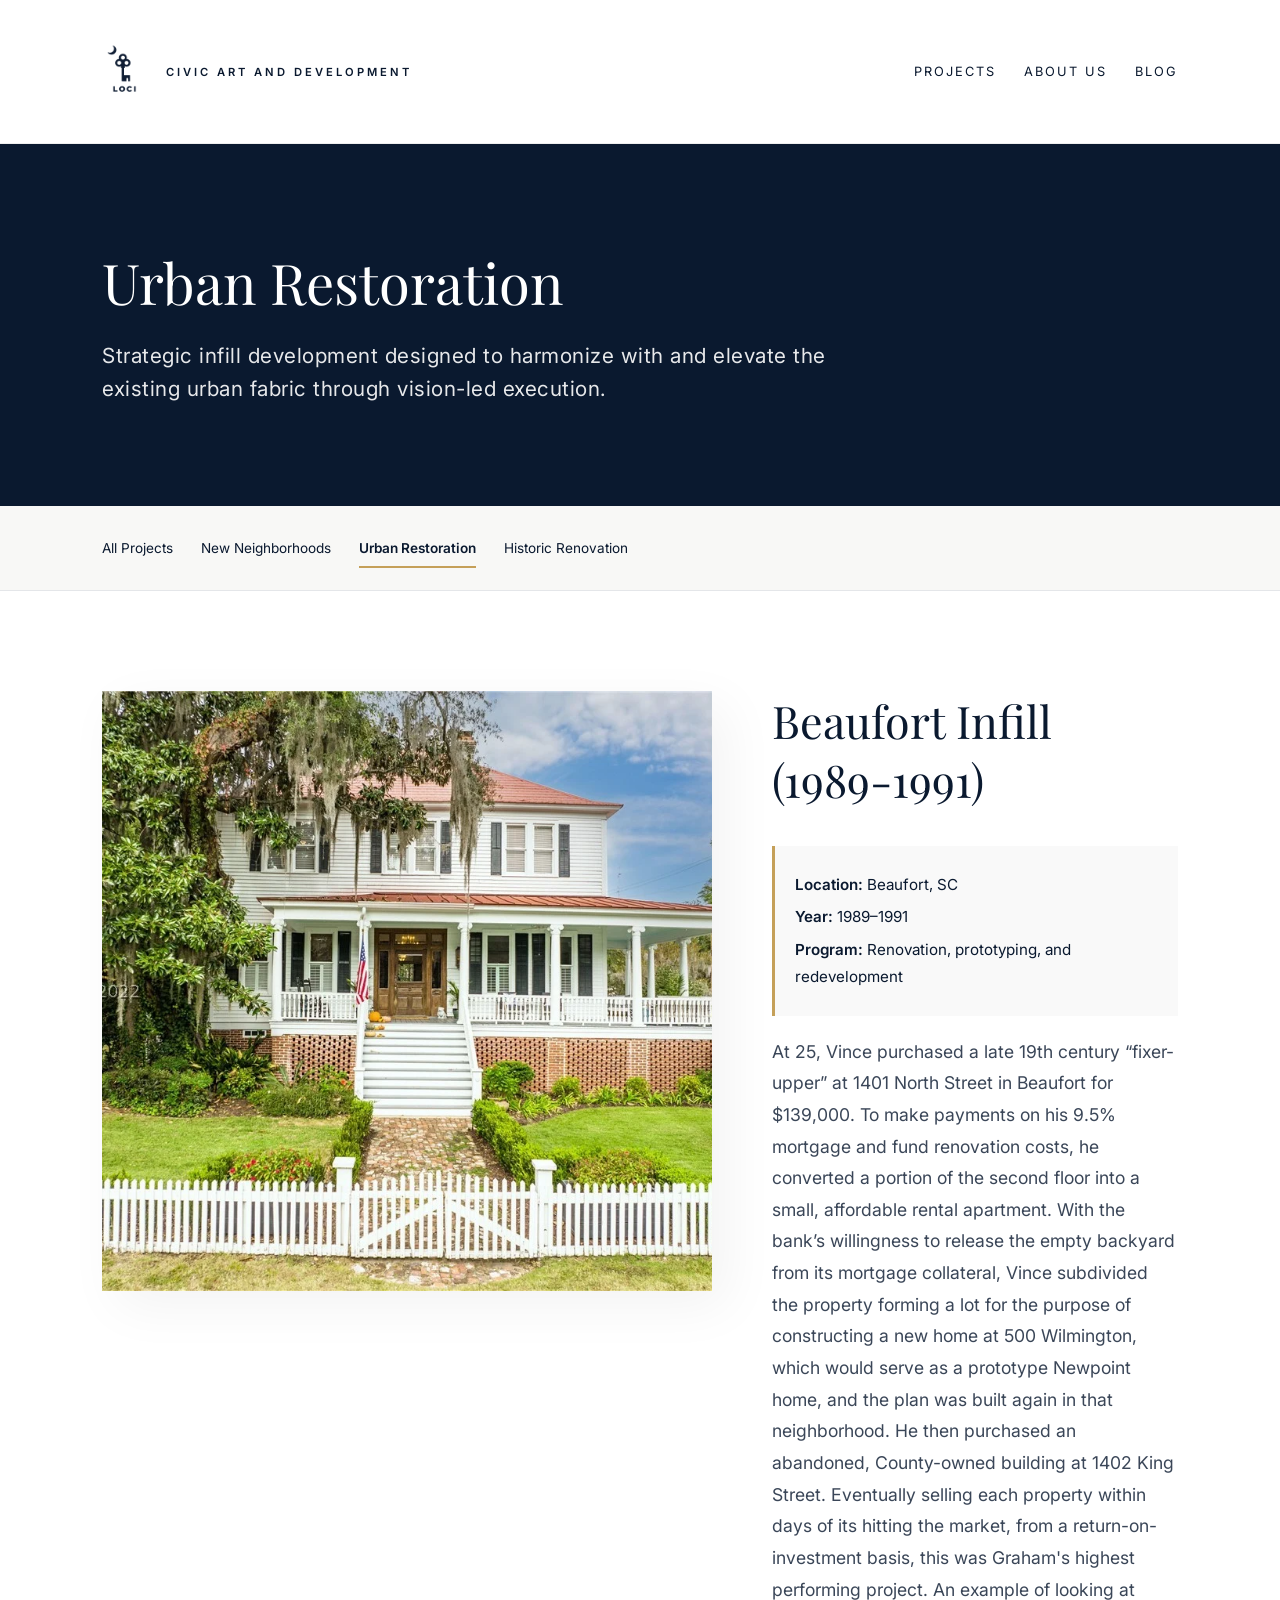
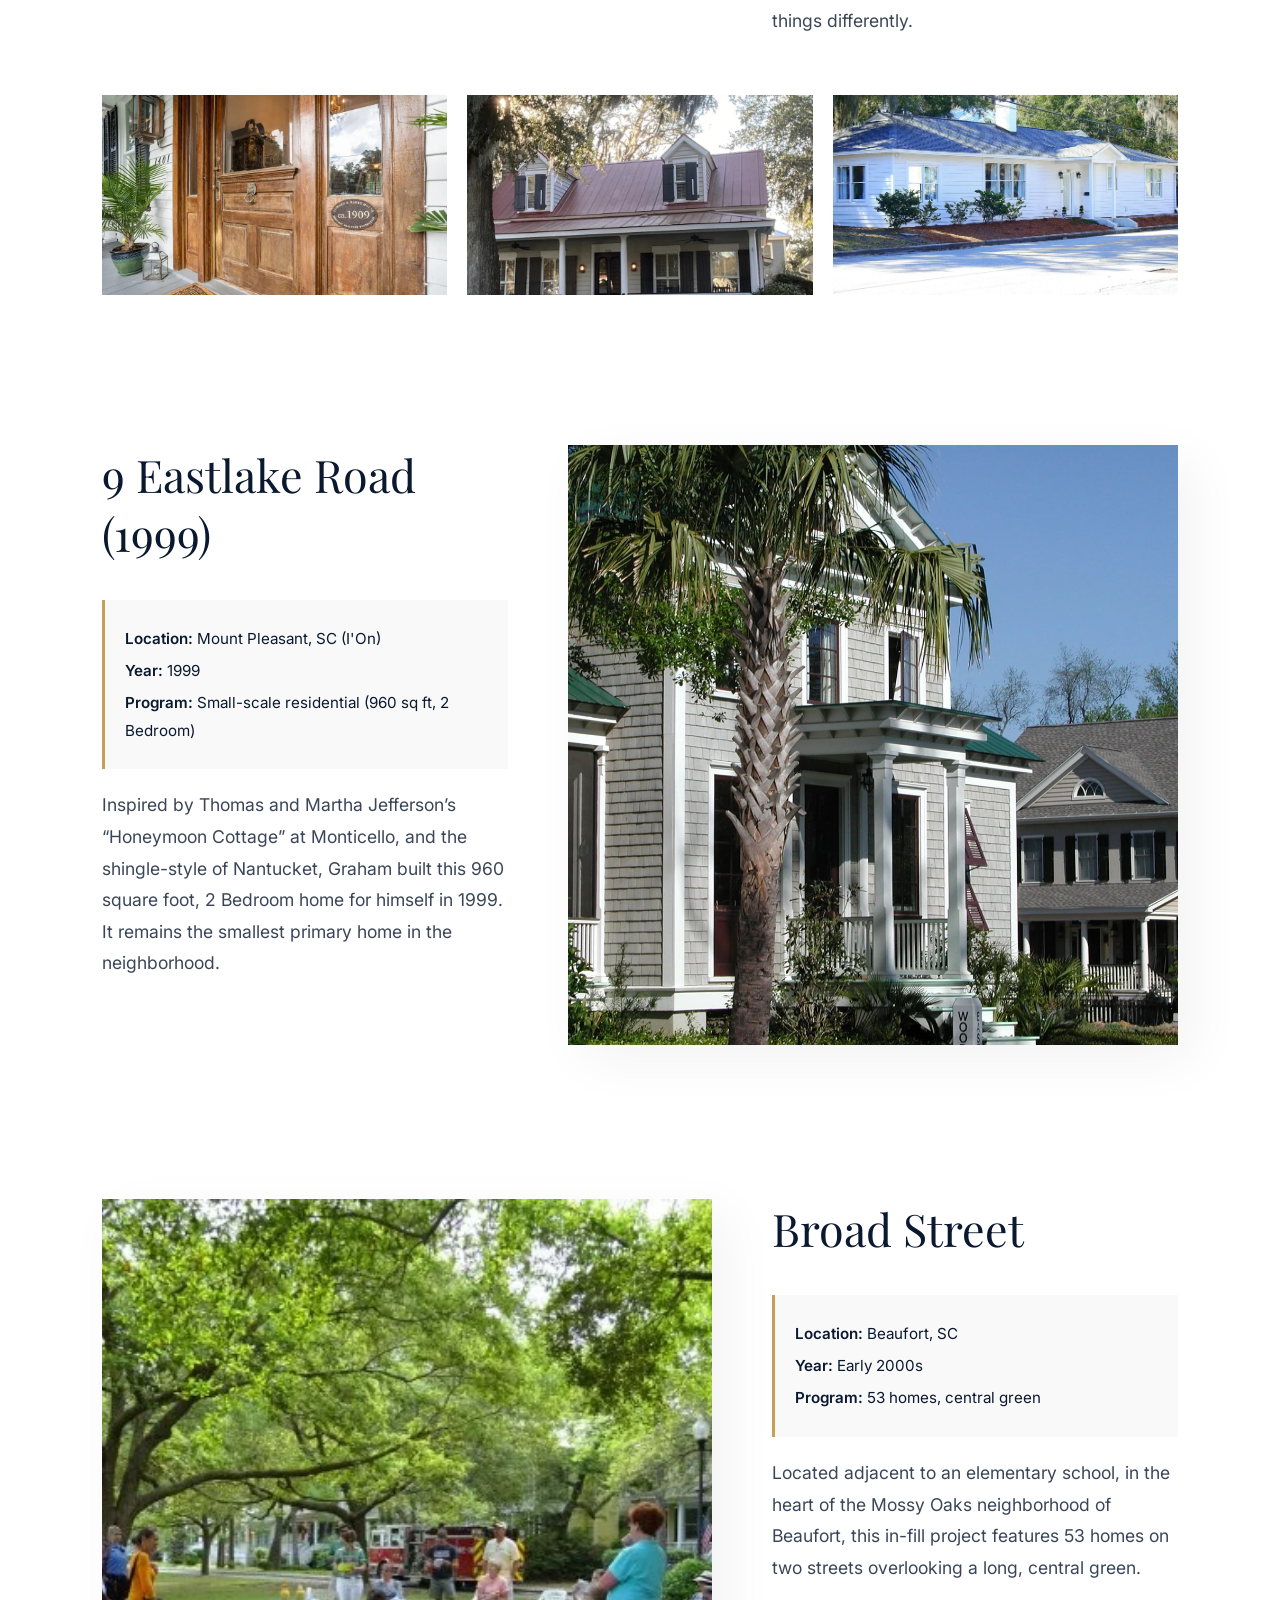
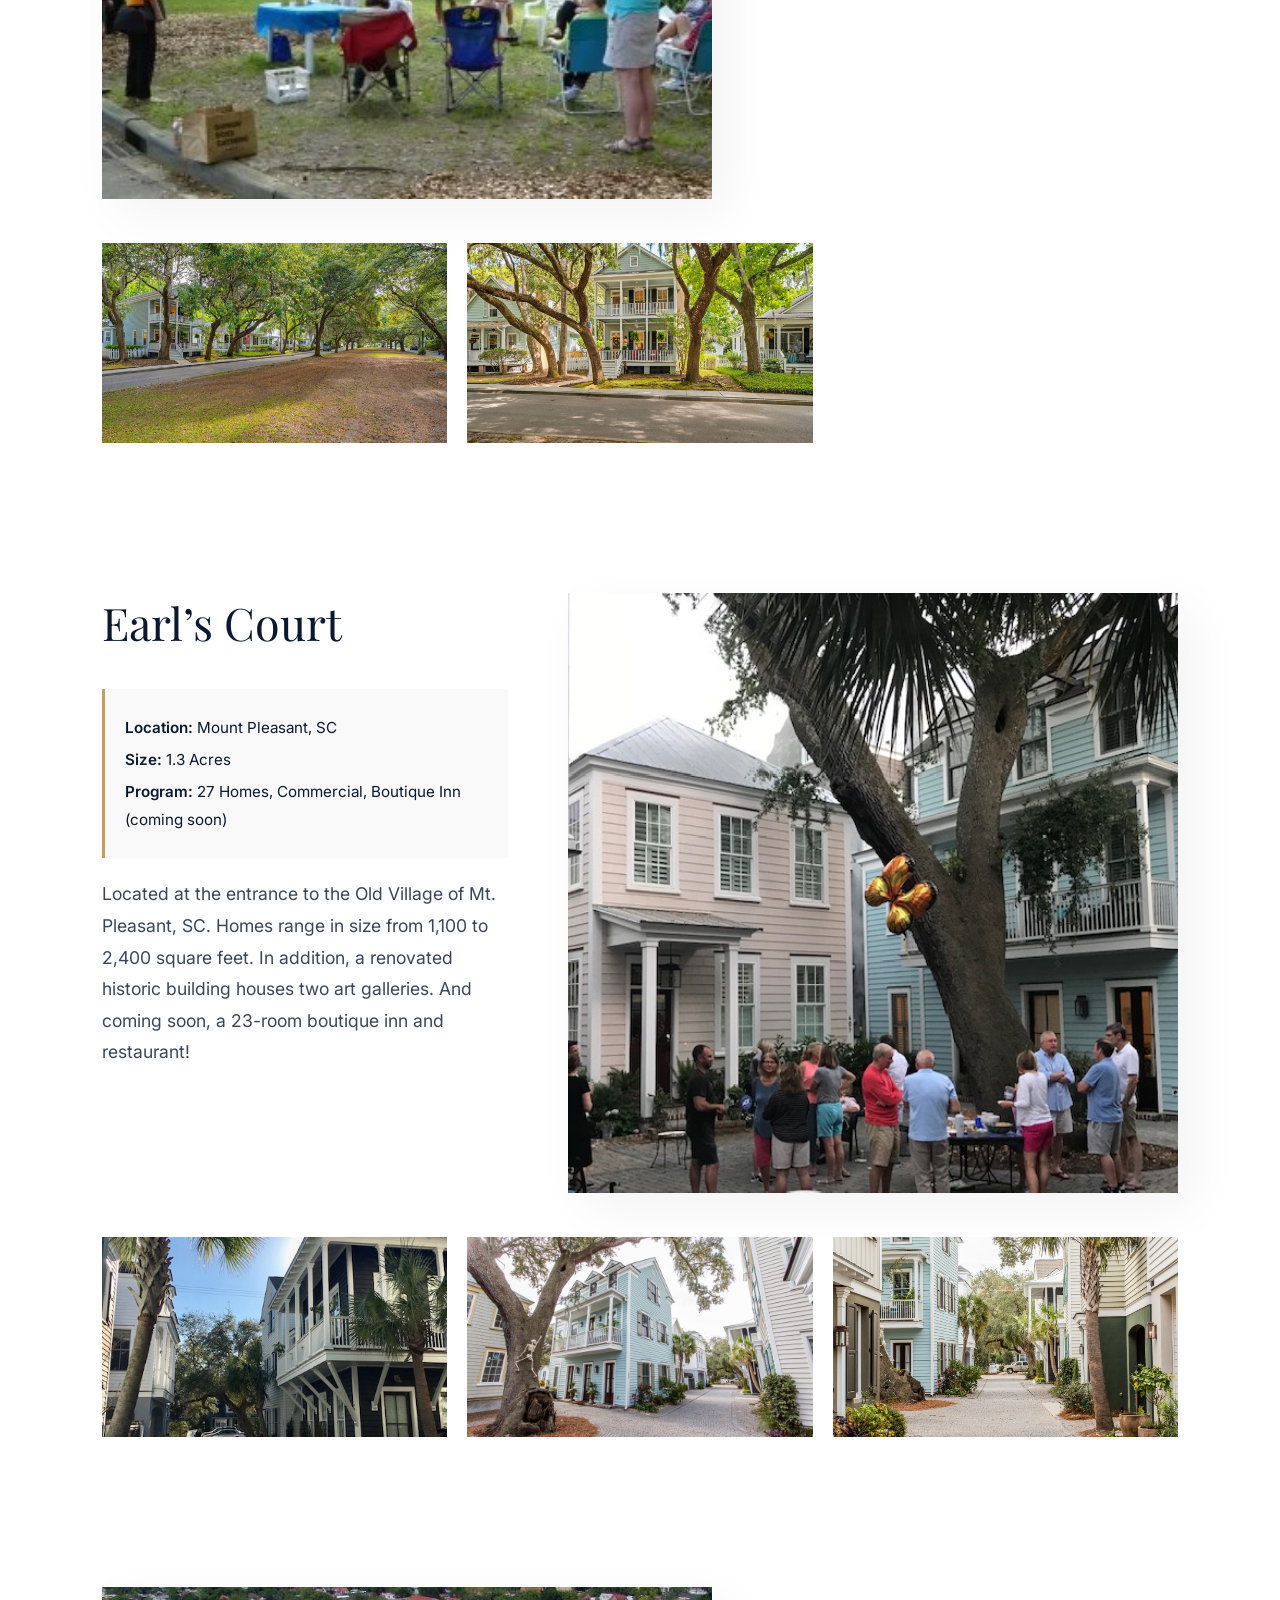
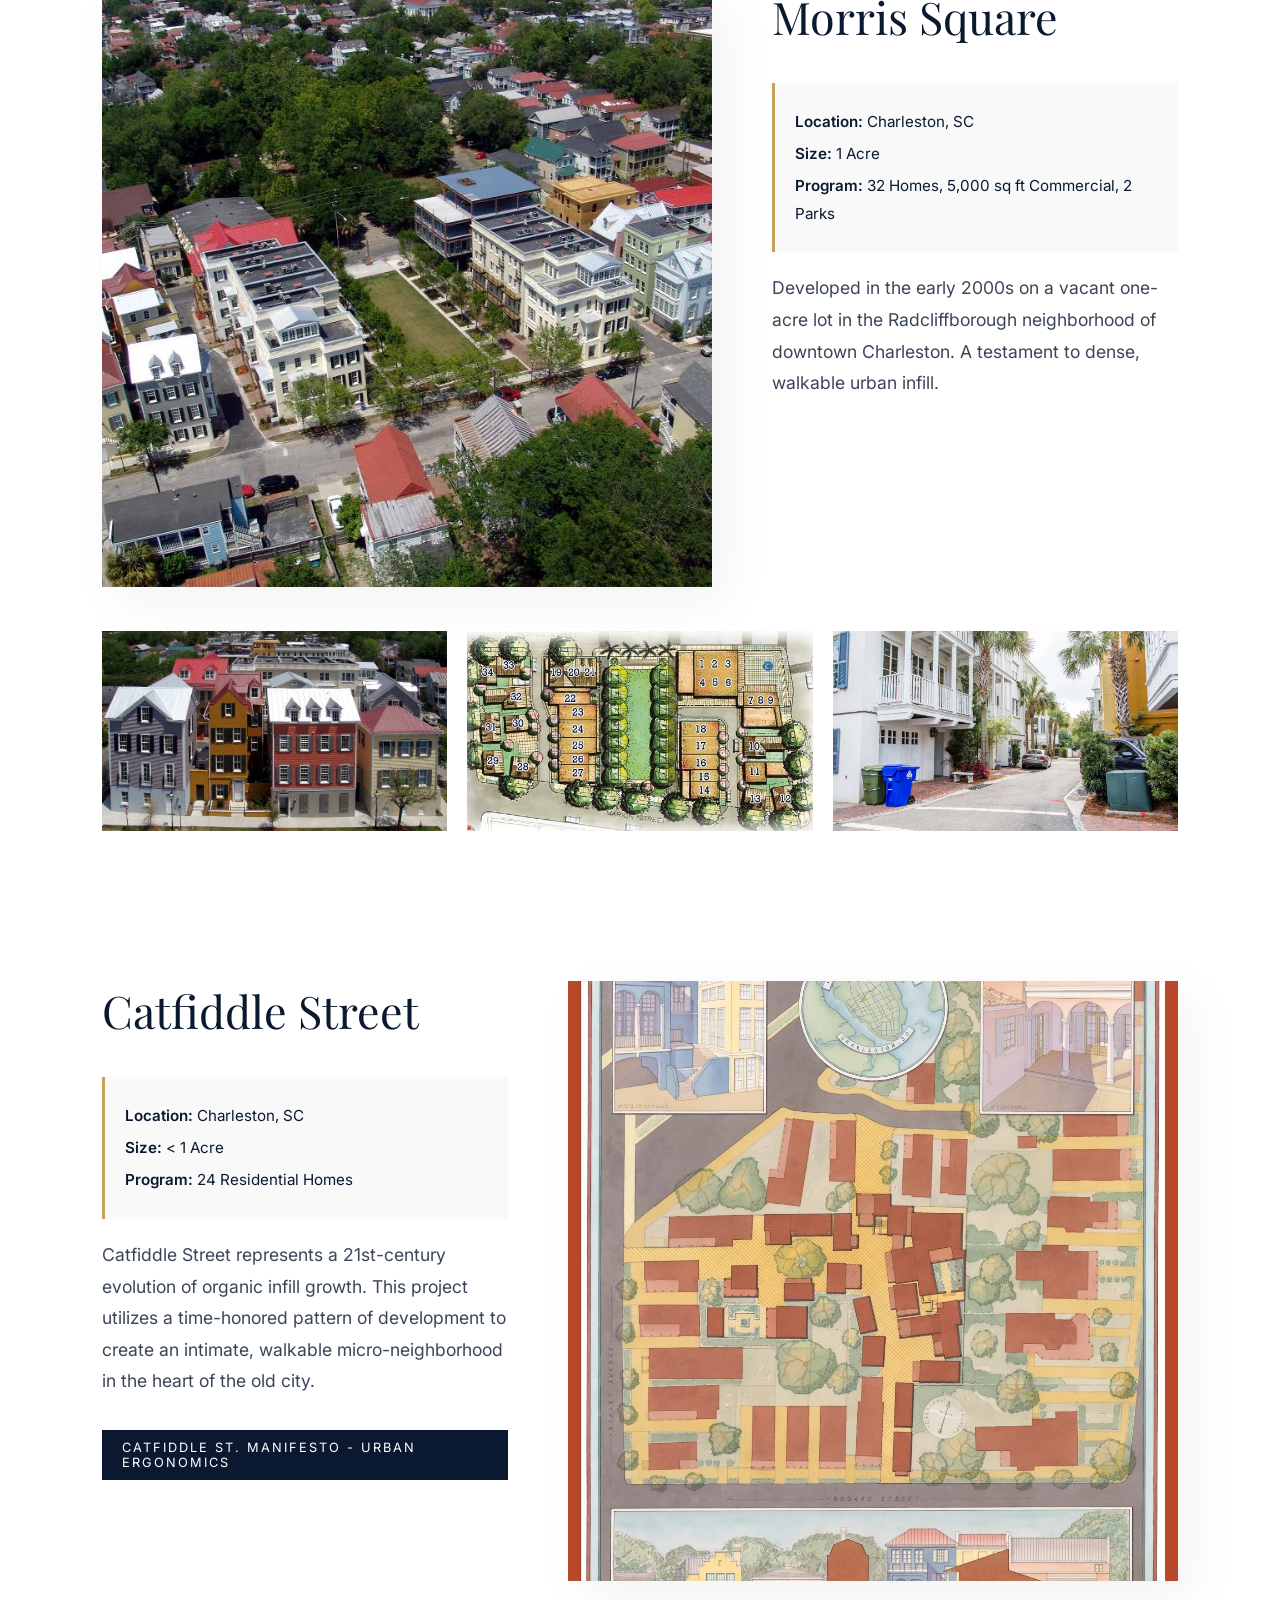
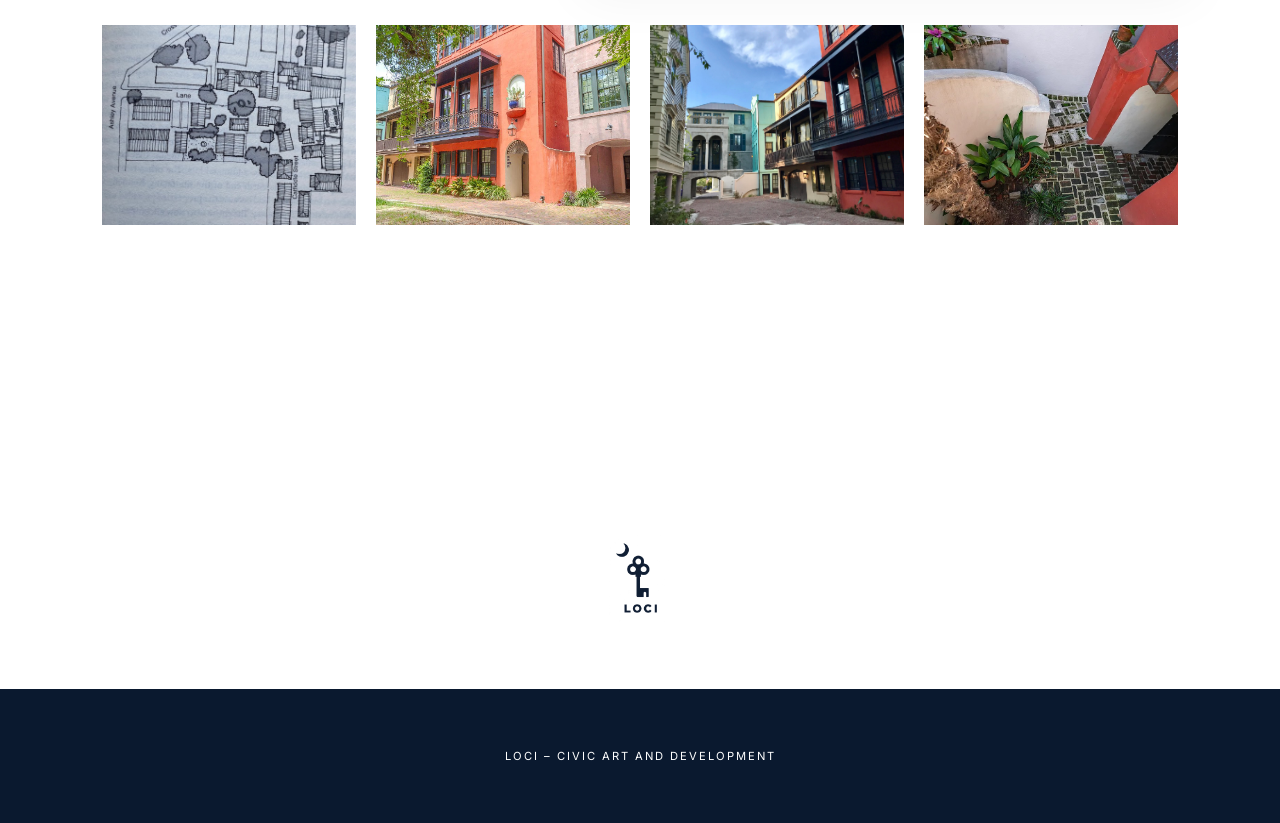
<file: renovation.html>
<!DOCTYPE html>
<html lang="en">
<head>
    <meta charset="UTF-8">
    <meta name="viewport" content="width=device-width, initial-scale=1.0">
    <title>Urban Restoration | Loci</title>
    <link href="https://fonts.googleapis.com/css2?family=Playfair+Display:wght@400;700&family=Inter:wght@300;400;600&display=swap" rel="stylesheet">
    <style>
        :root { --navy: #0a192f; --white: #ffffff; --gold: #c5a059; }
        body { margin: 0; font-family: 'Inter', sans-serif; color: var(--navy); overflow-x: hidden; }
        h1, h2, h3, .serif { font-family: 'Playfair Display', serif; }
        
        nav { padding: 40px 8%; display: flex; justify-content: space-between; border-bottom: 1px solid #eee; }
        .brand { font-size: 0.9rem; font-weight: 600; letter-spacing: 3px; text-transform: uppercase; text-decoration: none; color: var(--navy); }

        /* --- NAVY LEFT-JUSTIFIED HEADER --- */
        .page-header { 
            padding: 100px 8%; 
            text-align: left; 
            background: var(--navy); 
            color: var(--white);
        }
        .page-header h1 { font-size: 3.5rem; font-weight: 400; font-style: normal; margin: 0 0 20px; }
        .page-header p { 
            max-width: 800px; 
            margin: 0; 
            font-size: 1.3rem; 
            line-height: 1.6; 
            opacity: 0.9; 
            font-family: 'Inter', sans-serif;
            letter-spacing: 0.5px;
        }

        .project-section { padding: 100px 8%; }
        .project-item { margin-bottom: 150px; }
        
        .project-main { display: grid; grid-template-columns: 1.2fr 0.8fr; gap: 60px; align-items: start; margin-bottom: 40px; }
        .project-item:nth-child(even) .project-main { grid-template-columns: 0.8fr 1.2fr; }
        .project-item:nth-child(even) .featured-image { order: 2; }
        .project-item:nth-child(even) .project-text { order: 1; }

        .featured-image img { width: 100%; height: 600px; object-fit: cover; box-shadow: 15px 15px 50px rgba(0,0,0,0.05); }
        .project-text h2 { font-size: 2.8rem; margin-top: 0; font-weight: 400; }
        .project-text p { line-height: 1.8; opacity: 0.8; font-size: 1.1rem; }

        .project-details-box {
            background: #f9f9f9;
            border-left: 3px solid var(--gold);
            padding: 20px;
            margin-bottom: 20px;
            font-size: 0.95rem;
            line-height: 1.6;
        }
        .project-details-box p {
            margin: 5px 0;
            font-size: 0.95rem !important;
            opacity: 1 !important;
        }
        .project-details-box strong {
            color: var(--navy);
            font-weight: 600;
        }
        .project-link {
            display: inline-block;
            margin-top: 15px;
            padding: 10px 20px;
            background: var(--navy);
            color: white;
            text-decoration: none;
            font-size: 0.8rem;
            letter-spacing: 2px;
            text-transform: uppercase;
            transition: background 0.3s;
        }
        .project-link:hover {
            background: var(--gold);
        }

        .gallery-strip { display: grid; grid-template-columns: repeat(3, 1fr); gap: 20px; margin-top: 20px; }
        .gallery-strip img { width: 100%; height: 200px; object-fit: cover; }
        
        footer { padding: 60px 8%; background: var(--navy); color: white; text-align: center; font-size: 0.7rem; letter-spacing: 2px; text-transform: uppercase; }
        
                @media (max-width: 900px) {
            nav { padding: 20px; flex-direction: column; gap: 20px; align-items: center; }
            nav > div:first-child { flex-direction: column; text-align: center; gap: 10px; }
            nav > div:first-child > div { margin-left: 0 !important; font-size: 0.6rem !important; }
            .page-header { padding: 60px 8%; }
            .page-header h1 { font-size: 2.5rem; }
            .project-main { grid-template-columns: 1fr; gap: 30px; }
            .featured-image img { height: 350px; }
            .gallery-strip { grid-template-columns: 1fr 1fr; }
        }
    </style>
    <link rel="stylesheet" href="navigation.css">
    <link rel="icon" type="image/png" href="images/loci-logo-navy.png">
</head>
<body>
    <nav class="site-nav" aria-label="Main navigation">
        <div style="display: flex; align-items: center;">
            <a href="/" class="brand"><img src="images/loci-logo-navy.png" alt="Loci Logo" style="height: 60px;"></a>
            <div style="color: var(--navy); font-size: 0.7rem; letter-spacing: 3px; text-transform: uppercase; font-weight: 600; margin-left: 20px;">Civic Art and Development</div>
        </div>
        <div class="site-links">
            <a href="projects.html" style="color: var(--navy);">Projects</a>
            <a href="about.html" style="color: var(--navy); text-decoration: none; margin-right: 30px; font-size: 0.8rem; text-transform: uppercase; letter-spacing: 2px;">About Us</a>
            <a href="https://narrowgate.dev/" target="_blank" style="color: var(--navy); text-decoration: none; font-size: 0.8rem; text-transform: uppercase; letter-spacing: 2px;">Blog</a>
        </div>
    </nav>

    <header class="page-header">
        <h1>Urban Restoration</h1>
        <p>Strategic infill development designed to harmonize with and elevate the existing urban fabric through vision-led execution.</p>
    </header>

    <div class="project-categories" role="navigation" aria-label="Project categories">
        <a href="projects.html">All Projects</a>
        <a href="neighborhoods.html">New Neighborhoods</a>
        <a href="renovation.html" aria-current="page">Urban Restoration</a>
        <a href="reuse.html">Historic Renovation</a>
    </div>

    <section class="project-section">
        <div class="project-item">
            <div class="project-main">
                <div class="featured-image"><img src="images/1401_north.webp" alt="1401 North Street"></div>
                <div class="project-text">
                    <h2>Beaufort Infill (1989-1991)</h2>
                    <div class="project-details-box">
                        <p><strong>Location:</strong> Beaufort, SC</p>
                        <p><strong>Year:</strong> 1989–1991</p>
                        <p><strong>Program:</strong> Renovation, prototyping, and redevelopment</p>
                    </div>
                    <p>At 25, Vince purchased a late 19th century “fixer-upper” at 1401 North Street in Beaufort for $139,000. To make payments on his 9.5% mortgage and fund renovation costs, he converted a portion of the second floor into a small, affordable rental apartment. With the bank’s willingness to release the empty backyard from its mortgage collateral, Vince subdivided the property forming a lot for the purpose of constructing a new home at 500 Wilmington, which would serve as a prototype Newpoint home, and the plan was built again in that neighborhood. He then purchased an abandoned, County-owned building at 1402 King Street. Eventually selling each property within days of its hitting the market, from a return-on-investment basis, this was Graham's highest performing project. An example of looking at things differently.</p>
                </div>
            </div>
            <div class="gallery-strip" style="grid-template-columns: repeat(3, 1fr);">
                <img src="images/1401_middle.webp" alt="1401 Middle">
                <img src="images/500_wilmington.webp" alt="500 Wilmington">
                <img src="images/1402_king.webp" alt="1402 King Street">
            </div>
        </div>

        <div class="project-item">
            <div class="project-main">
                <div class="featured-image"><img src="images/9_eastlake.webp" alt="9 Eastlake Road"></div>
                <div class="project-text">
                    <h2>9 Eastlake Road (1999)</h2>
                    <div class="project-details-box">
                        <p><strong>Location:</strong> Mount Pleasant, SC (I'On)</p>
                        <p><strong>Year:</strong> 1999</p>
                        <p><strong>Program:</strong> Small-scale residential (960 sq ft, 2 Bedroom)</p>
                    </div>
                    <p>Inspired by Thomas and Martha Jefferson’s “Honeymoon Cottage” at Monticello, and the shingle-style of Nantucket, Graham built this 960 square foot, 2 Bedroom home for himself in 1999. It remains the smallest primary home in the neighborhood.</p>
                </div>
            </div>
        </div>

        <div class="project-item">
            <div class="project-main">
                <div class="featured-image"><img src="images/broad_street_1.webp" alt="Broad Street"></div>
                <div class="project-text">
                    <h2>Broad Street</h2>
                    <div class="project-details-box">
                        <p><strong>Location:</strong> Beaufort, SC</p>
                        <p><strong>Year:</strong> Early 2000s</p>
                        <p><strong>Program:</strong> 53 homes, central green</p>
                    </div>
                    <p>Located adjacent to an elementary school, in the heart of the Mossy Oaks neighborhood of Beaufort, this in-fill project features 53 homes on two streets overlooking a long, central green.</p>
                </div>
            </div>
            <div class="gallery-strip">
                <img src="images/broad_street_2.webp" alt="Broad Street Detail 1">
                <img src="images/broad_street_3.webp" alt="Broad Street Detail 2">
            </div>
        </div>

        <div class="project-item">
            <div class="project-main">
                <div class="featured-image"><img src="images/earl1.jpg" alt="Earl's Court Main"></div>
                <div class="project-text">
                    <h2>Earl’s Court</h2>
                    <div class="project-details-box">
                        <p><strong>Location:</strong> Mount Pleasant, SC</p>
                        <p><strong>Size:</strong> 1.3 Acres</p>
                        <p><strong>Program:</strong> 27 Homes, Commercial, Boutique Inn (coming soon)</p>
                    </div>
                    <p>Located at the entrance to the Old Village of Mt. Pleasant, SC. Homes range in size from 1,100 to 2,400 square feet. In addition, a renovated historic building houses two art galleries. And coming soon, a 23-room boutique inn and restaurant!</p>
                </div>
            </div>
            <div class="gallery-strip">
                <img src="images/earl2.jpg" alt="Earl's Court Detail 1">
                <img src="images/EarlsCourt-83.jpg" alt="Earl's Court Detail 2">
                <img src="images/EarlsCourt-89.jpg" alt="Earl's Court Detail 3">
            </div>
        </div>

        <div class="project-item">
            <div class="project-main">
                <div class="featured-image"><img src="images/morris1.jpg" alt="Morris Square Main"></div>
                <div class="project-text">
                    <h2>Morris Square</h2>
                    <div class="project-details-box">
                        <p><strong>Location:</strong> Charleston, SC</p>
                        <p><strong>Size:</strong> 1 Acre</p>
                        <p><strong>Program:</strong> 32 Homes, 5,000 sq ft Commercial, 2 Parks</p>
                    </div>
                    <p>Developed in the early 2000s on a vacant one-acre lot in the Radcliffborough neighborhood of downtown Charleston. A testament to dense, walkable urban infill.</p>
                </div>
            </div>
            <div class="gallery-strip">
                <img src="images/morris2.jpg" alt="Morris Square Detail 1">
                <img src="images/morris_square_park.webp" alt="Morris Square Park">
                <img src="images/morris3.webp" alt="Morris Square Detail 2">
            </div>
        </div>

        <div class="project-item">
            <div class="project-main">
                <div class="featured-image"><img src="images/Catfiddle2.jpeg" alt="Catfiddle Street Plan"></div>
                <div class="project-text">
                    <h2>Catfiddle Street</h2>
                    <div class="project-details-box">
                        <p><strong>Location:</strong> Charleston, SC</p>
                        <p><strong>Size:</strong> &lt; 1 Acre</p>
                        <p><strong>Program:</strong> 24 Residential Homes</p>
                    </div>
                    <p>Catfiddle Street represents a 21st-century evolution of organic infill growth. This project utilizes a time-honored pattern of development to create an intimate, walkable micro-neighborhood in the heart of the old city.</p>
                    <a href="http://urbanergonomics.com/" target="_blank" class="project-link">Catfiddle St. Manifesto - URBAN ERGONOMICS</a>
                </div>
            </div>
            <div class="gallery-strip" style="grid-template-columns: repeat(4, 1fr);">
                <img src="images/catfiddle.jpg" alt="Catfiddle Street Detail New">
                <img src="images/Catfiddle1.jpg" alt="Catfiddle Street Detail 1">
                <img src="images/Catfiddle3.jpeg" alt="Catfiddle Street Detail 2">
                <img src="images/Catfiddle4.jpeg" alt="Catfiddle Street Detail 3">
            </div>
        </div>
    </section>

    <div style="text-align: center; padding: 60px 0; background: #fff;">
        <img src="images/loci-logo-navy.png" alt="Loci Logo" style="height: 90px;">
    </div>

    <footer>Loci – Civic Art and Development</footer>
</body>
</html>
</file>
<file: navigation.css>
.site-nav { align-items: center; gap: 24px; }
.site-nav .site-links { display: flex; flex-wrap: wrap; justify-content: center; align-items: center; gap: 16px 28px; }
.site-nav .site-links a { margin: 0 !important; text-decoration: none; font-size: .8rem; text-transform: uppercase; letter-spacing: 2px; padding: 10px 0; }
.site-nav .site-links a:hover, .site-nav .site-links a[aria-current="page"] { text-decoration: underline; text-underline-offset: 7px; }
a:focus-visible { outline: 3px solid #c5a059; outline-offset: 6px; }
.project-categories { display: flex; flex-wrap: wrap; gap: 12px 28px; padding: 24px 8%; border-bottom: 1px solid #e4e6e9; background: #f8f8f6; }
.project-categories a { color: #0a192f; font-size: .85rem; line-height: 1.5; padding: 8px 0; text-decoration: none; }
.project-categories a:hover { text-decoration: underline; text-underline-offset: 6px; }
.project-categories a[aria-current="page"] { font-weight: 600; box-shadow: 0 2px #c5a059; }
@media (max-width: 1100px) {
  .site-nav { flex-direction: column; align-items: center; gap: 20px; }
}
@media (max-width: 600px) {
  .site-nav .site-links { gap: 14px 24px; }
  .site-nav .site-links a { font-size: .72rem; letter-spacing: 1.5px; }
  .project-categories { gap: 8px 20px; }
}

@media (max-width: 900px) {
  .project-item:nth-child(even) .project-main { grid-template-columns: minmax(0, 1fr); }
  .project-item:nth-child(even) .featured-image,
  .project-item:nth-child(even) .project-text { order: initial; }
  .project-main > * { min-width: 0; }
  .project-text { overflow-wrap: break-word; }
}
</file>
<file: projects.css>
:root { --navy: #0a192f; --gold: #c5a059; }
* { box-sizing: border-box; }
body { margin: 0; color: var(--navy); background: #fafaf8; font-family: 'Inter', sans-serif; }
.site-nav { display: flex; justify-content: space-between; padding: 40px 8%; background: white; }
.brand { display: block; }
.brand img { display: block; }
h1, h2 { font-family: 'Playfair Display', serif; font-weight: 400; }
.projects-header { padding: 76px 8% 80px; background: var(--navy); color: white; }
.eyebrow { margin: 0 0 22px; font-size: .7rem; text-transform: uppercase; letter-spacing: 3px; color: #e0c58d; }
h1 { margin: 0 0 22px; font-size: clamp(2.6rem, 5vw, 4.5rem); }
.projects-header > p:last-child { max-width: 670px; margin: 0; font-size: 1.15rem; line-height: 1.8; color: #dbe0e8; }
.projects-grid { display: grid; grid-template-columns: repeat(3, minmax(0, 1fr)); gap: 24px; padding: 64px 8% 88px; }
.project-card { position: relative; min-height: 500px; display: flex; align-items: end; overflow: hidden; color: white; text-decoration: none; background: var(--navy); }
.project-card > img { position: absolute; inset: 0; width: 100%; height: 100%; object-fit: cover; transition: transform .5s ease; }
.project-card::after { content: ''; position: absolute; inset: 0; background: linear-gradient(180deg, rgba(10,25,47,.04) 10%, rgba(10,25,47,.82) 60%, rgba(10,25,47,.97)); }
.card-content { position: relative; z-index: 1; padding: 32px 28px; }
.card-content h2 { margin: 0 0 16px; font-size: 2rem; line-height: 1.2; }
.card-content p { margin: 0 0 28px; line-height: 1.7; font-size: .92rem; color: #eef0f4; }
.card-action { display: flex; justify-content: space-between; gap: 16px; padding-top: 20px; border-top: 1px solid #ffffff55; font-size: .7rem; text-transform: uppercase; letter-spacing: 2px; }
.card-action span { font-size: 1.2rem; line-height: .8; }
.project-card:hover > img, .project-card:focus-visible > img { transform: scale(1.04); }
footer { padding: 48px 8%; text-align: center; background: var(--navy); color: white; font-size: .7rem; letter-spacing: 2px; text-transform: uppercase; }
@media (max-width: 900px) {
  .site-nav { padding: 20px; }
  .site-nav > div:first-child { flex-direction: column; gap: 10px; text-align: center; }
  .site-nav > div:first-child > div { margin-left: 0 !important; font-size: .6rem !important; }
  .projects-header { padding: 52px 8%; }
  .projects-grid { grid-template-columns: 1fr; padding: 32px 8% 48px; }
  .project-card { min-height: 390px; }
}
@media (prefers-reduced-motion: reduce) { .project-card > img { transition: none; } }
</file>
